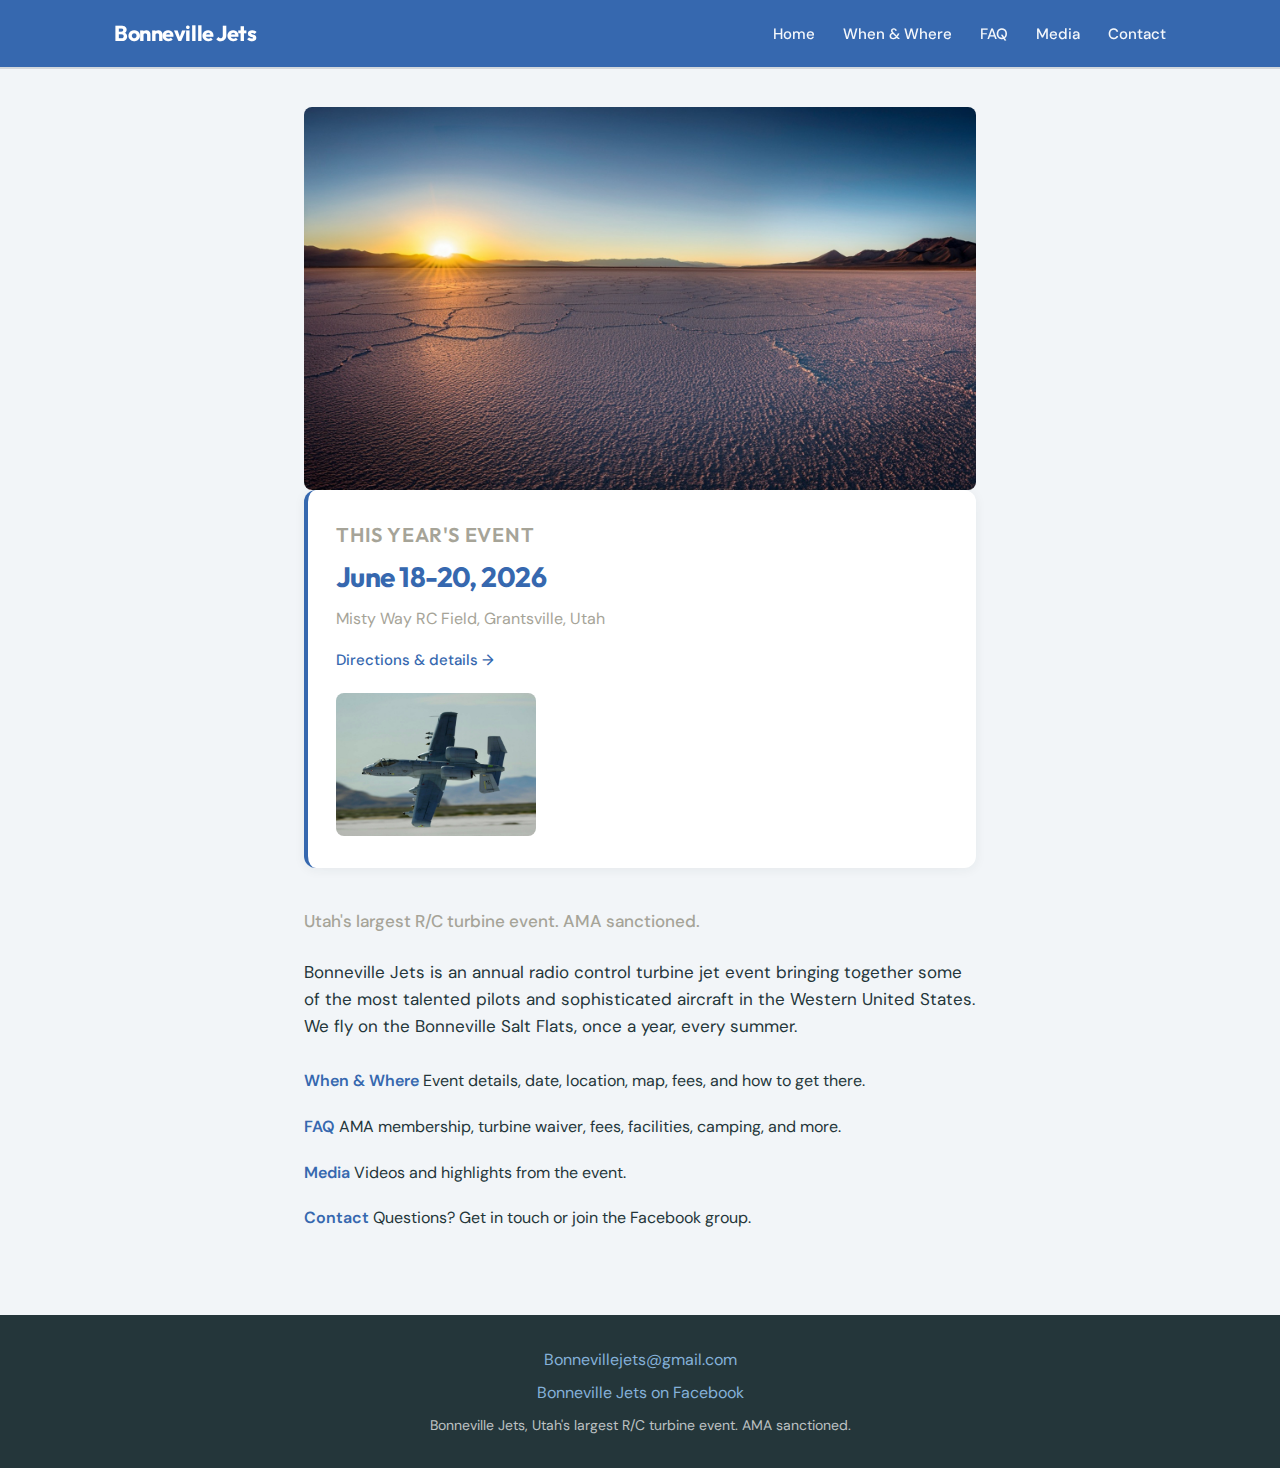
<file: docs/index.html>
<!DOCTYPE html>
<html lang="en">
<head>
  <meta charset="UTF-8">
  <meta name="viewport" content="width=device-width, initial-scale=1.0">
  <title>Home | Bonneville Jets</title>
  <meta name="description" content="Bonneville Jets, annual AMA RC turbine jet event on the Bonneville Salt Flats. June 18-20, 2026 at Misty Way R/C Field, Grantsville, UT.">
  <link rel="preconnect" href="https://fonts.googleapis.com">
  <link rel="preconnect" href="https://fonts.gstatic.com" crossorigin>
  <link href="https://fonts.googleapis.com/css2?family=DM+Sans:ital,opsz,wght@0,9..40,400;0,9..40,500;0,9..40,600;0,9..40,700&family=Outfit:wght@500;600;700&display=swap" rel="stylesheet">
  <link rel="stylesheet" href="assets/css/style.css">
</head>
<body class="page-home">
  <header class="site-header">
    <div class="header-inner">
      <a href="index.html" class="logo">Bonneville <span class="logo-jet">Jets</span></a>
      <nav class="nav" aria-label="Main">
        <ul>
          <li><a href="index.html">Home</a></li>
          <li><a href="when-and-where.html">When & Where</a></li>
          <li><a href="faq.html">FAQ</a></li>
          <li><a href="media.html">Media</a></li>
          <li><a href="contact.html">Contact</a></li>
        </ul>
      </nav>
      <button type="button" class="nav-toggle" aria-label="Open menu" aria-expanded="false"></button>
    </div>
  </header>
  <main class="main">
    <div class="content">
      <div class="hero-section">
  <div class="hero-wrap">
    <div class="hero-banner">
      <img src="assets/images/hero.jpg" alt="RC turbine jets at Bonneville Salt Flats" width="1600" height="1067" loading="eager">
    </div>
  </div>
  <div class="hero-event">
    <div class="hero-event-text">
      <h1>This Year's Event</h1>
      <p class="dates">June 18-20, 2026</p>
      <p class="location">Misty Way RC Field, Grantsville, Utah</p>
      <p><a href="when-and-where.html">Directions & details →</a></p>
    </div>
    <div class="hero-event-image">
      <img src="assets/images/photo-01.jpg" alt="Bonneville Jets event" width="200" height="150" loading="lazy">
    </div>
  </div>
</div>

<div class="main-content-box">
<p class="tagline">Utah's largest R/C turbine event. AMA sanctioned.</p>

<p class="lead">Bonneville Jets is an annual radio control turbine jet event bringing together some of the most talented pilots and sophisticated aircraft in the Western United States. We fly on the Bonneville Salt Flats, once a year, every summer.</p>

<p><strong><a href="when-and-where.html">When & Where</a></strong> Event details, date, location, map, fees, and how to get there.</p>
<p><strong><a href="faq.html">FAQ</a></strong> AMA membership, turbine waiver, fees, facilities, camping, and more.</p>
<p><strong><a href="media.html">Media</a></strong> Videos and highlights from the event.</p>
<p><strong><a href="contact.html">Contact</a></strong> Questions? Get in touch or join the Facebook group.</p>
</div>
    </div>
  </main>
  <footer class="site-footer">
    <div class="footer-inner">
      <p><a href="#" class="js-email">Email</a></p>
      <p><a href="https://www.facebook.com/groups/bonnevillejets" target="_blank" rel="noopener noreferrer">Bonneville Jets on Facebook</a></p>
      <p class="footer-credit">Bonneville Jets, Utah's largest R/C turbine event. AMA sanctioned.</p>
    </div>
  </footer>
  <script src="assets/js/main.js"></script>
</body>
</html>
</file>
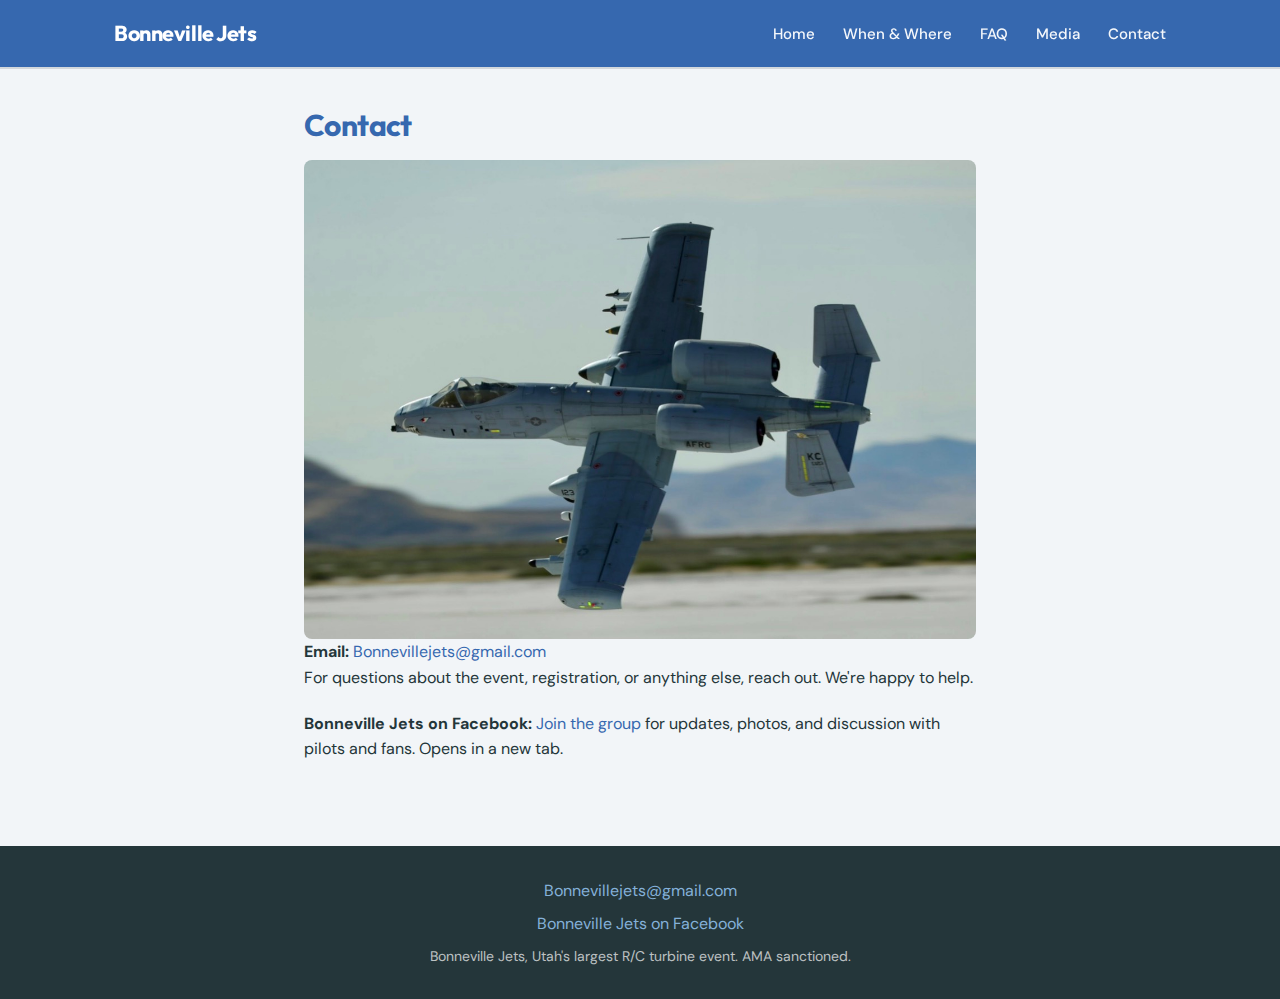
<file: docs/contact.html>
<!DOCTYPE html>
<html lang="en">
<head>
  <meta charset="UTF-8">
  <meta name="viewport" content="width=device-width, initial-scale=1.0">
  <title>Contact | Bonneville Jets</title>
  <meta name="description" content="Get in touch with Bonneville Jets, email and Facebook group.">
  <link rel="preconnect" href="https://fonts.googleapis.com">
  <link rel="preconnect" href="https://fonts.gstatic.com" crossorigin>
  <link href="https://fonts.googleapis.com/css2?family=DM+Sans:ital,opsz,wght@0,9..40,400;0,9..40,500;0,9..40,600;0,9..40,700&family=Outfit:wght@500;600;700&display=swap" rel="stylesheet">
  <link rel="stylesheet" href="assets/css/style.css">
</head>
<body class="">
  <header class="site-header">
    <div class="header-inner">
      <a href="index.html" class="logo">Bonneville <span class="logo-jet">Jets</span></a>
      <nav class="nav" aria-label="Main">
        <ul>
          <li><a href="index.html">Home</a></li>
          <li><a href="when-and-where.html">When & Where</a></li>
          <li><a href="faq.html">FAQ</a></li>
          <li><a href="media.html">Media</a></li>
          <li><a href="contact.html">Contact</a></li>
        </ul>
      </nav>
      <button type="button" class="nav-toggle" aria-label="Open menu" aria-expanded="false"></button>
    </div>
  </header>
  <main class="main">
    <div class="content">
      <h1>Contact</h1>
<div class="featured-images">
  <img src="assets/images/photo-01.jpg" alt="Bonneville Jets event" width="1200" height="800" loading="lazy">
</div>

<strong>Email:</strong> <a href="#" class="js-email">Email us</a>

<p>For questions about the event, registration, or anything else, reach out. We&#x27;re happy to help.</p>
<p><strong>Bonneville Jets on Facebook:</strong> <a href="https://www.facebook.com/groups/bonnevillejets">Join the group</a> for updates, photos, and discussion with pilots and fans. Opens in a new tab.</p>
    </div>
  </main>
  <footer class="site-footer">
    <div class="footer-inner">
      <p><a href="#" class="js-email">Email</a></p>
      <p><a href="https://www.facebook.com/groups/bonnevillejets" target="_blank" rel="noopener noreferrer">Bonneville Jets on Facebook</a></p>
      <p class="footer-credit">Bonneville Jets, Utah's largest R/C turbine event. AMA sanctioned.</p>
    </div>
  </footer>
  <script src="assets/js/main.js"></script>
</body>
</html>
</file>
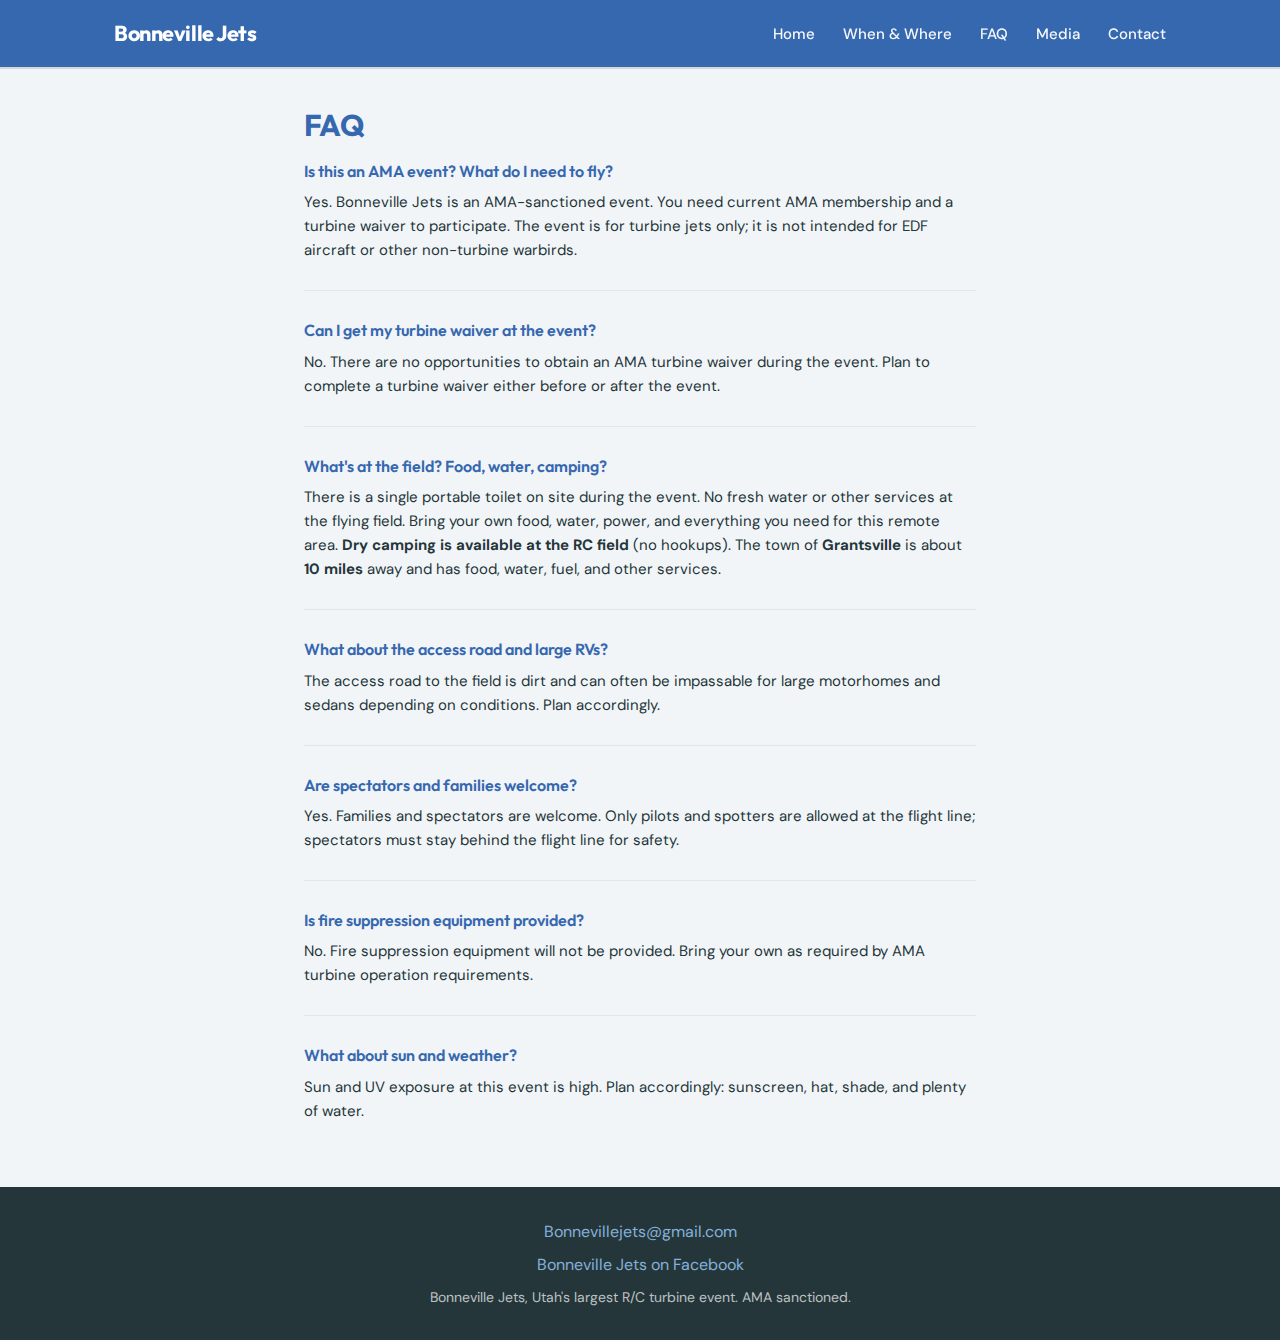
<file: docs/faq.html>
<!DOCTYPE html>
<html lang="en">
<head>
  <meta charset="UTF-8">
  <meta name="viewport" content="width=device-width, initial-scale=1.0">
  <title>FAQ | Bonneville Jets</title>
  <meta name="description" content="Frequently asked questions about Bonneville Jets, AMA, turbine waiver, fees, facilities, camping, and what to bring.">
  <link rel="preconnect" href="https://fonts.googleapis.com">
  <link rel="preconnect" href="https://fonts.gstatic.com" crossorigin>
  <link href="https://fonts.googleapis.com/css2?family=DM+Sans:ital,opsz,wght@0,9..40,400;0,9..40,500;0,9..40,600;0,9..40,700&family=Outfit:wght@500;600;700&display=swap" rel="stylesheet">
  <link rel="stylesheet" href="assets/css/style.css">
</head>
<body class="">
  <header class="site-header">
    <div class="header-inner">
      <a href="index.html" class="logo">Bonneville <span class="logo-jet">Jets</span></a>
      <nav class="nav" aria-label="Main">
        <ul>
          <li><a href="index.html">Home</a></li>
          <li><a href="when-and-where.html">When & Where</a></li>
          <li><a href="faq.html">FAQ</a></li>
          <li><a href="media.html">Media</a></li>
          <li><a href="contact.html">Contact</a></li>
        </ul>
      </nav>
      <button type="button" class="nav-toggle" aria-label="Open menu" aria-expanded="false"></button>
    </div>
  </header>
  <main class="main">
    <div class="content">
      <h1>FAQ</h1>
<dl class="faq-list">

<dt>Is this an AMA event? What do I need to fly?</dt>
<dd>Yes. Bonneville Jets is an AMA-sanctioned event. You need current AMA membership and a turbine waiver to participate. The event is for turbine jets only; it is not intended for EDF aircraft or other non-turbine warbirds.</dd>

<dt>Can I get my turbine waiver at the event?</dt>
<dd>No. There are no opportunities to obtain an AMA turbine waiver during the event. Plan to complete a turbine waiver either before or after the event.</dd>

<dt>What's at the field? Food, water, camping?</dt>
<dd>There is a single portable toilet on site during the event. No fresh water or other services at the flying field. Bring your own food, water, power, and everything you need for this remote area. <strong>Dry camping is available at the RC field</strong> (no hookups). The town of <strong>Grantsville</strong> is about <strong>10 miles</strong> away and has food, water, fuel, and other services.</dd>

<dt>What about the access road and large RVs?</dt>
<dd>The access road to the field is dirt and can often be impassable for large motorhomes and sedans depending on conditions. Plan accordingly.</dd>

<dt>Are spectators and families welcome?</dt>
<dd>Yes. Families and spectators are welcome. Only pilots and spotters are allowed at the flight line; spectators must stay behind the flight line for safety.</dd>

<dt>Is fire suppression equipment provided?</dt>
<dd>No. Fire suppression equipment will not be provided. Bring your own as required by AMA turbine operation requirements.</dd>

<dt>What about sun and weather?</dt>
<dd>Sun and UV exposure at this event is high. Plan accordingly: sunscreen, hat, shade, and plenty of water.</dd>

</dl>
    </div>
  </main>
  <footer class="site-footer">
    <div class="footer-inner">
      <p><a href="#" class="js-email">Email</a></p>
      <p><a href="https://www.facebook.com/groups/bonnevillejets" target="_blank" rel="noopener noreferrer">Bonneville Jets on Facebook</a></p>
      <p class="footer-credit">Bonneville Jets, Utah's largest R/C turbine event. AMA sanctioned.</p>
    </div>
  </footer>
  <script src="assets/js/main.js"></script>
</body>
</html>
</file>
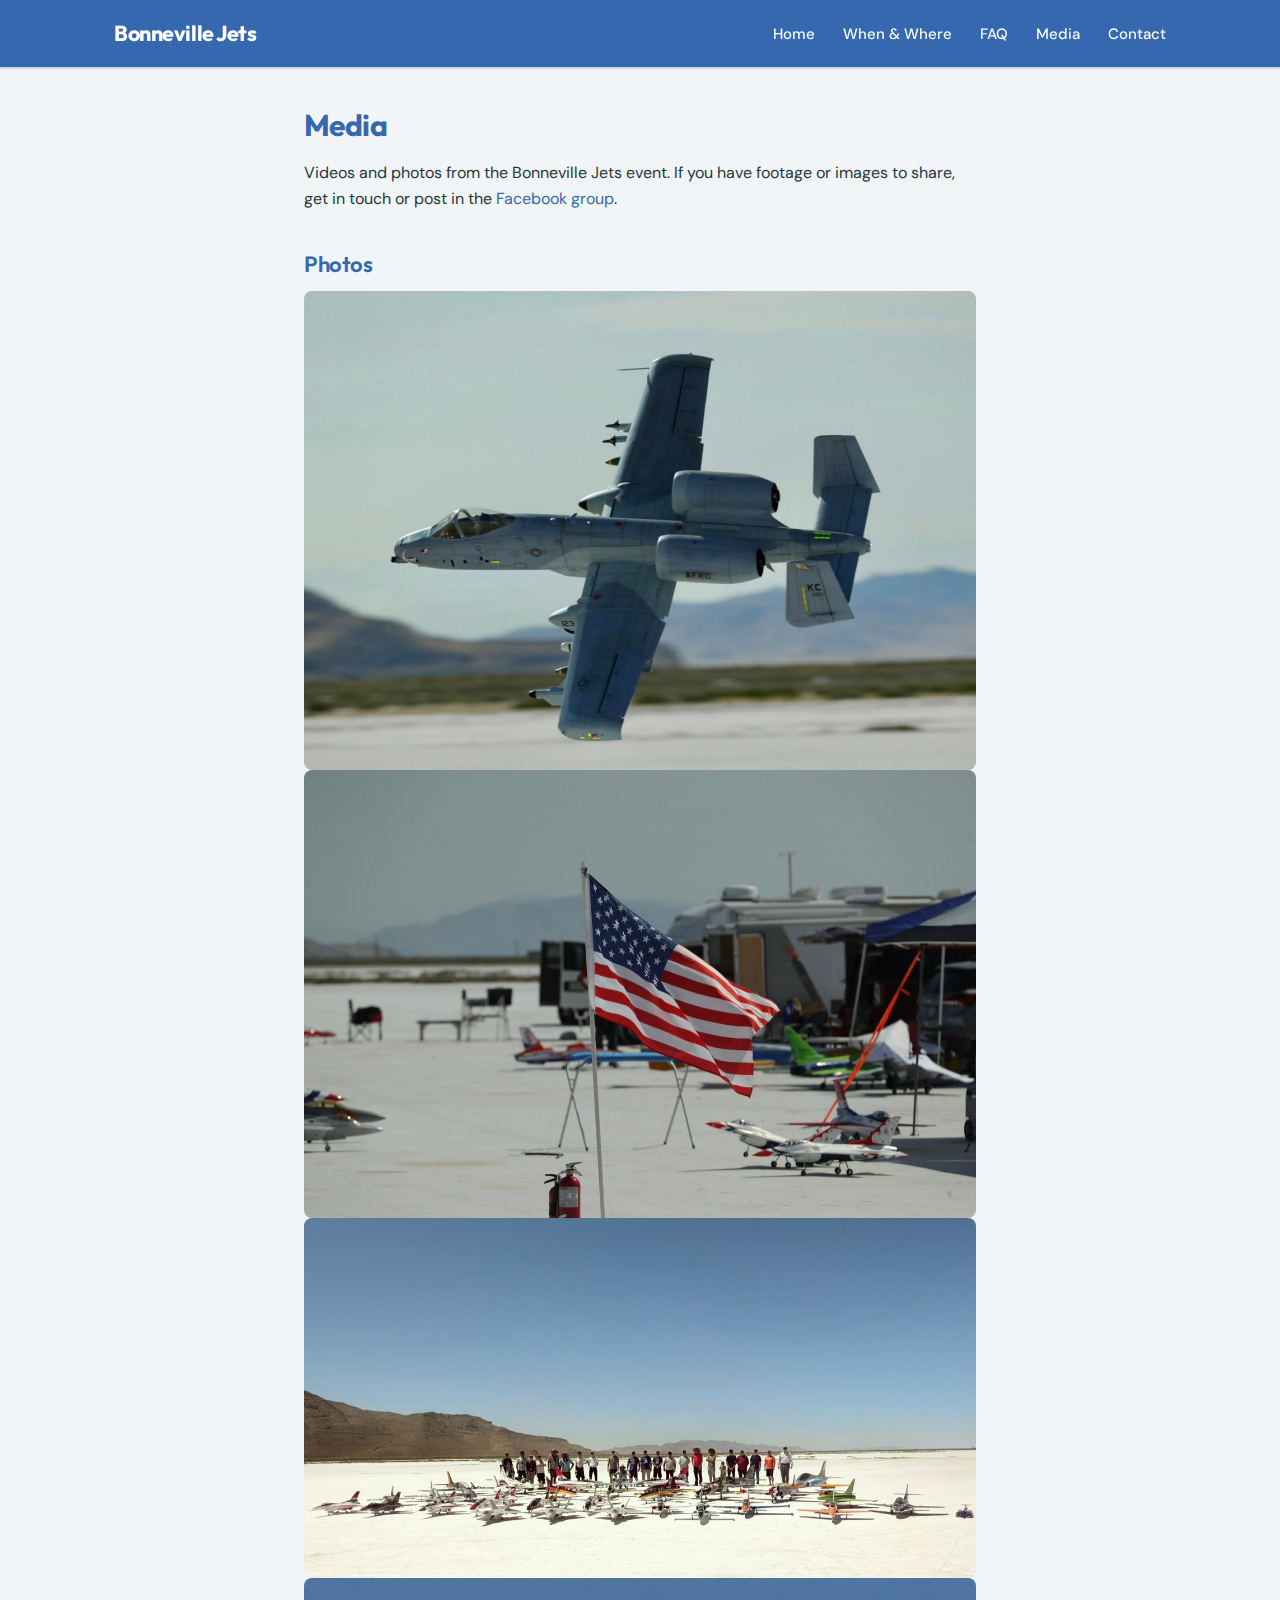
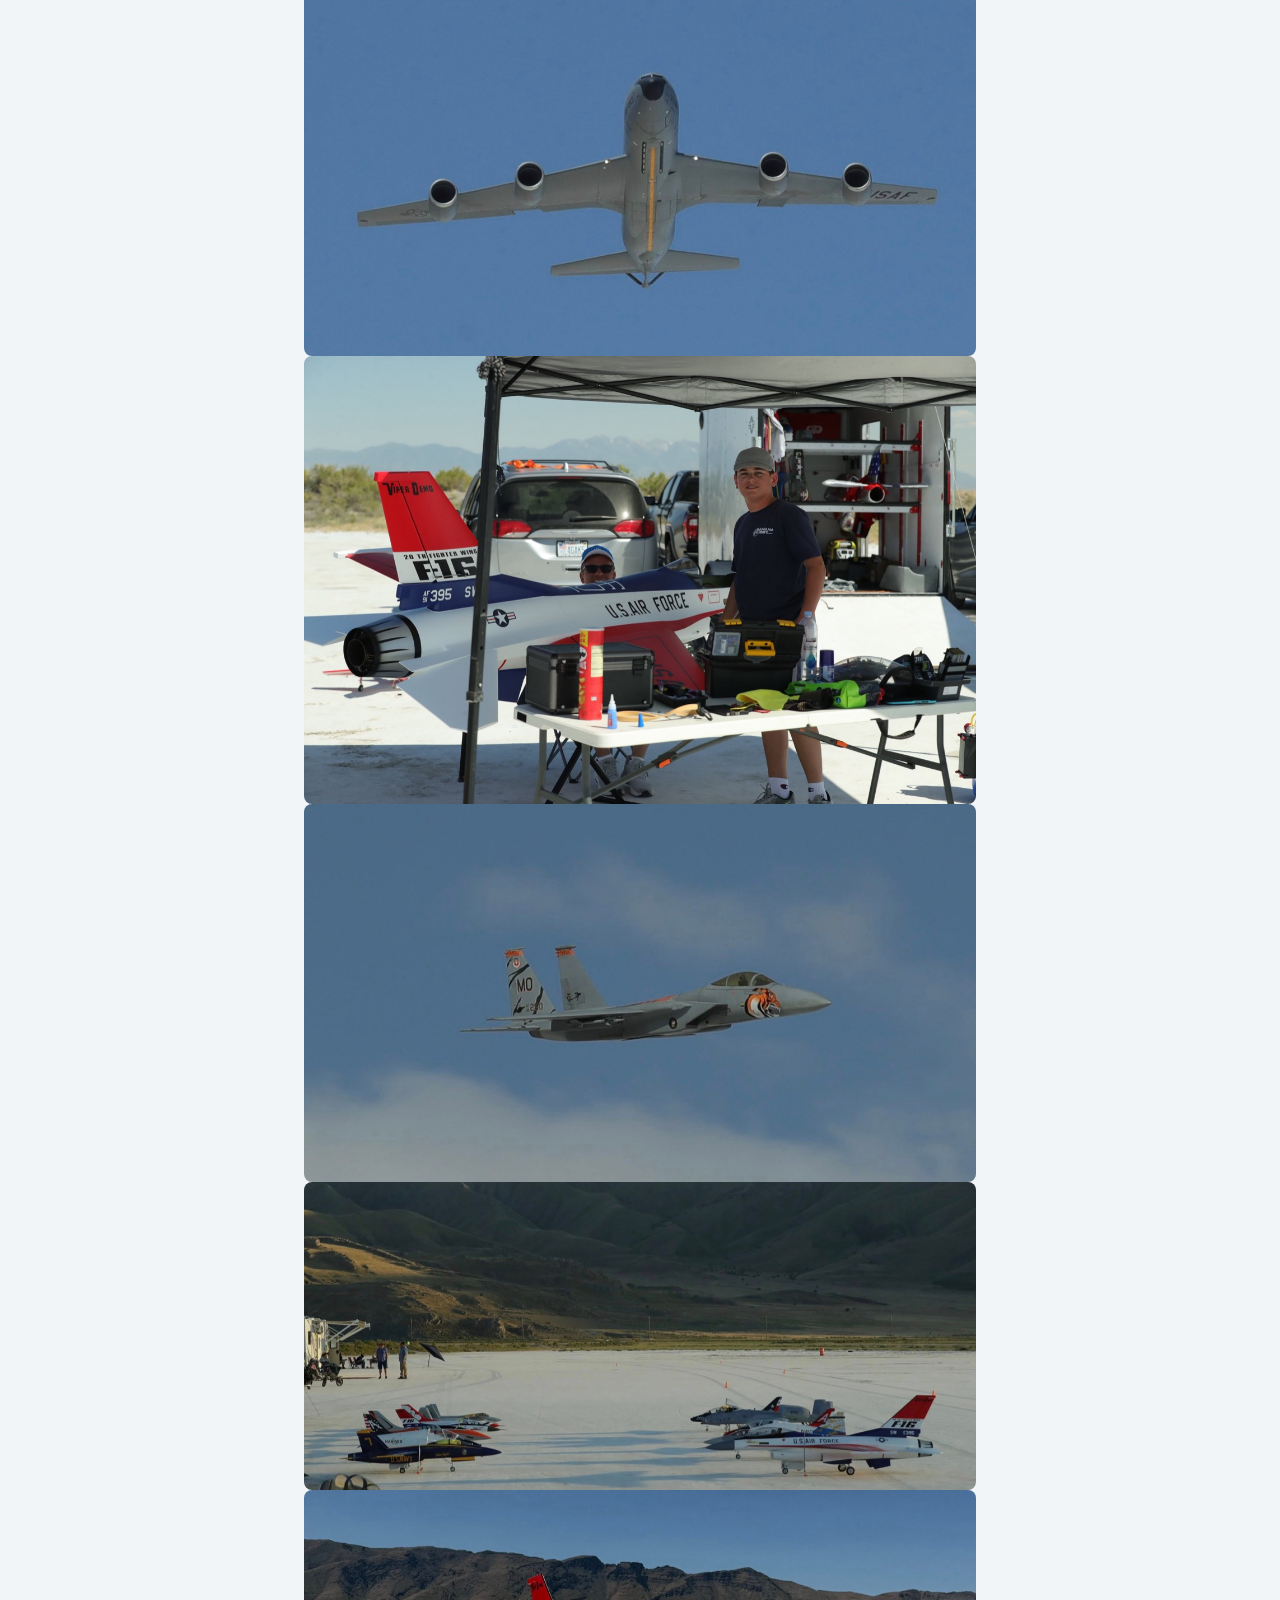
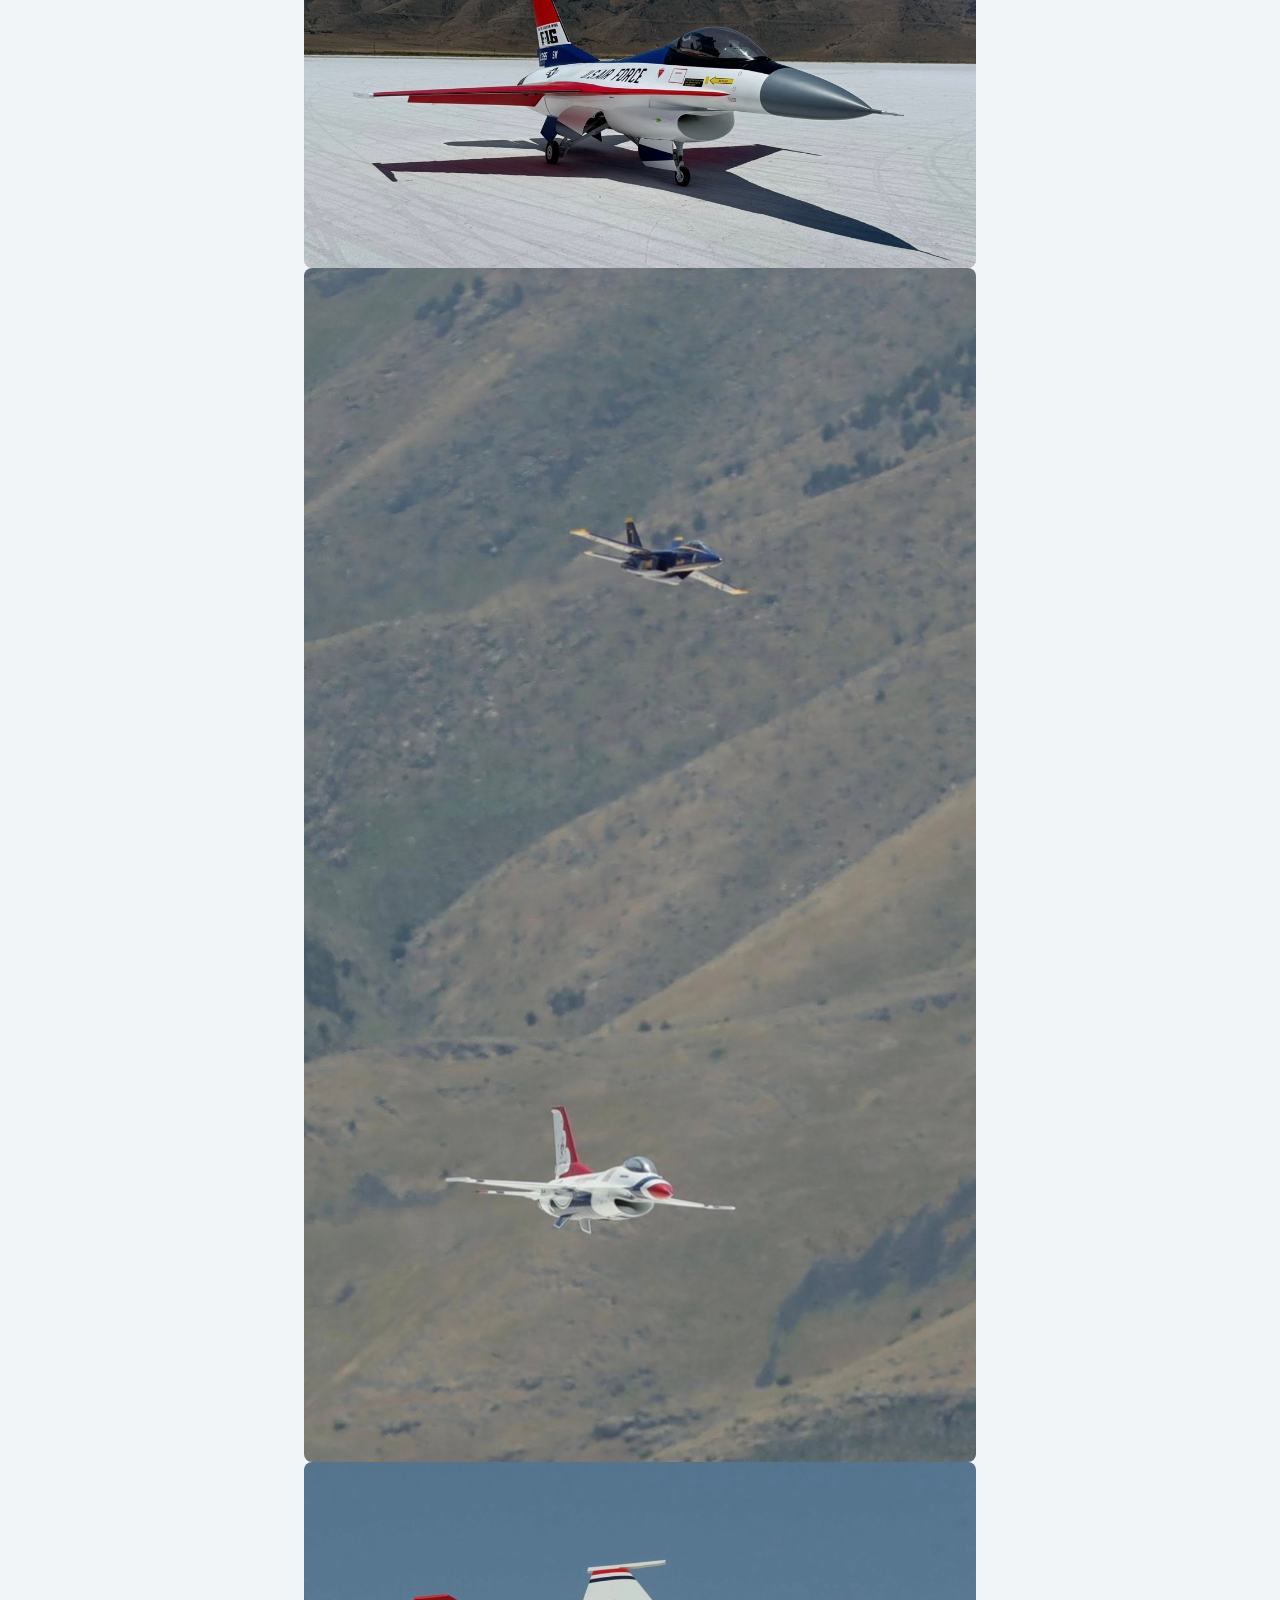
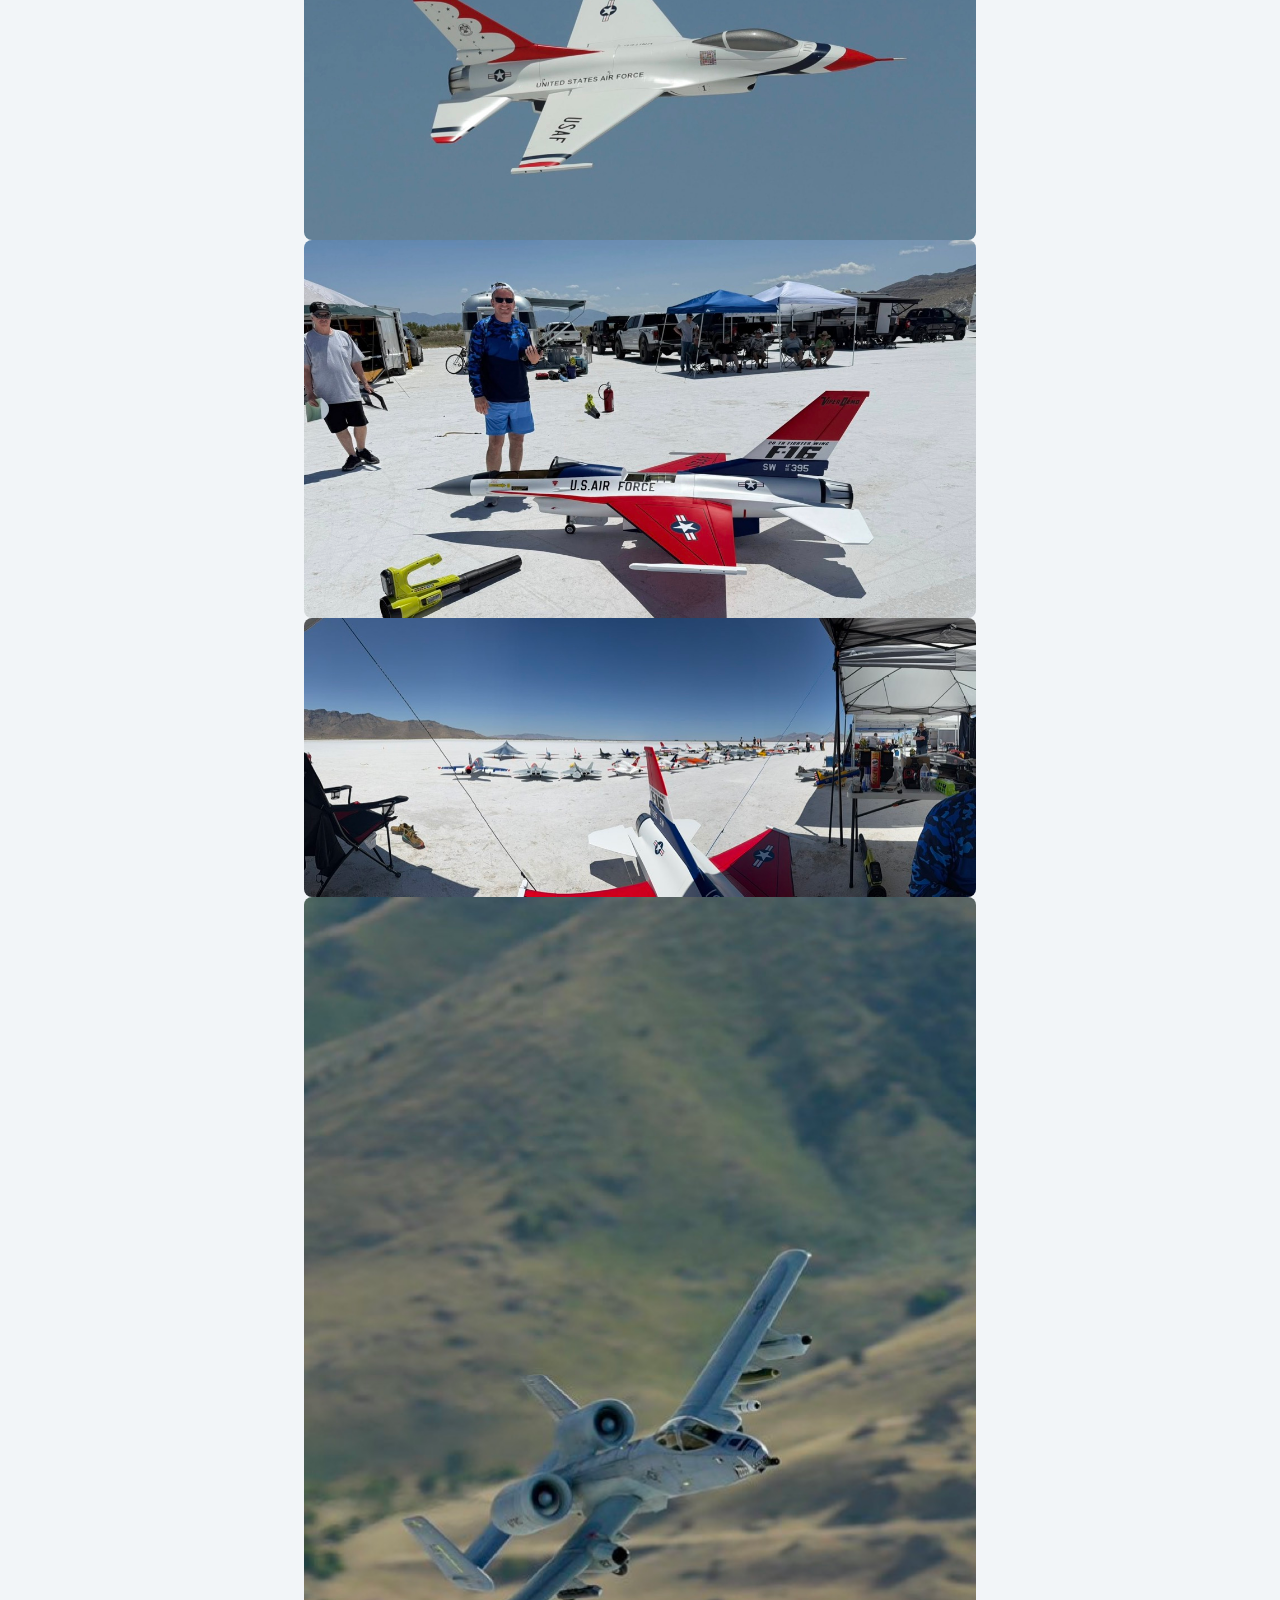
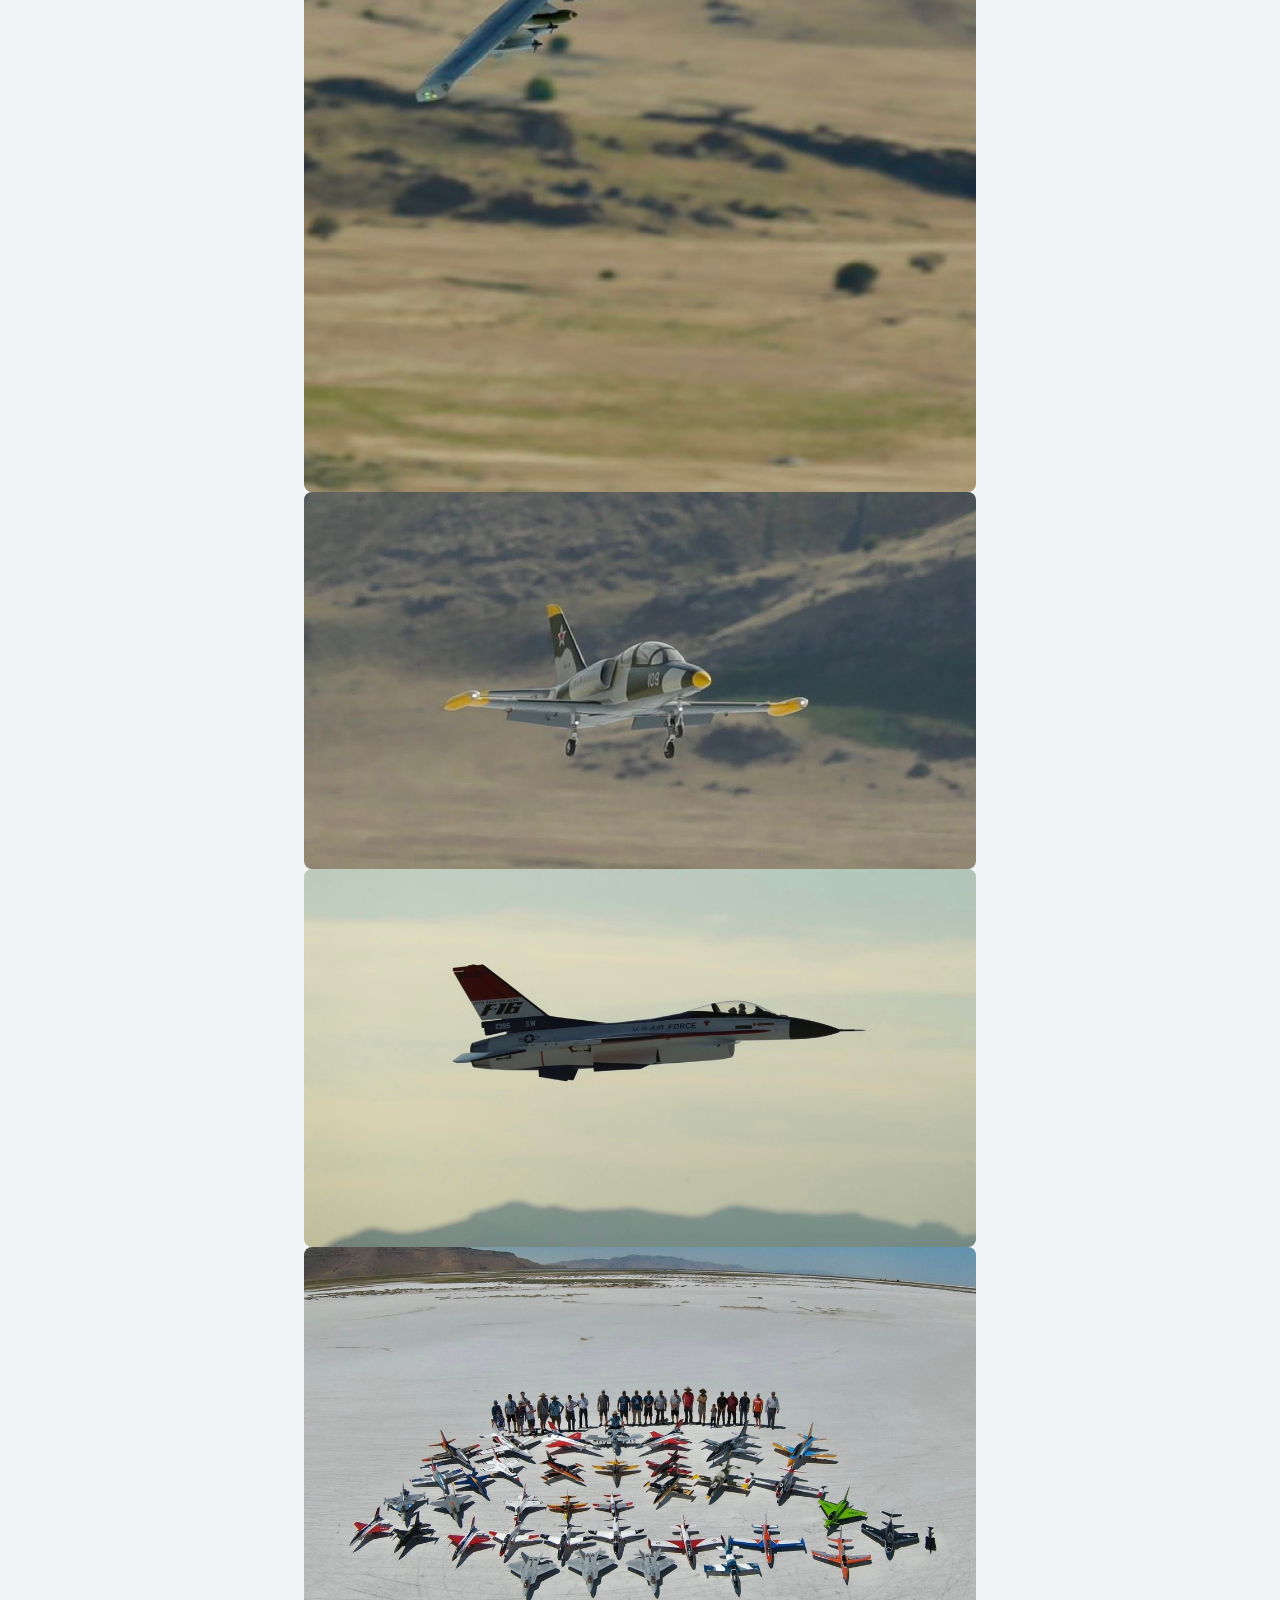
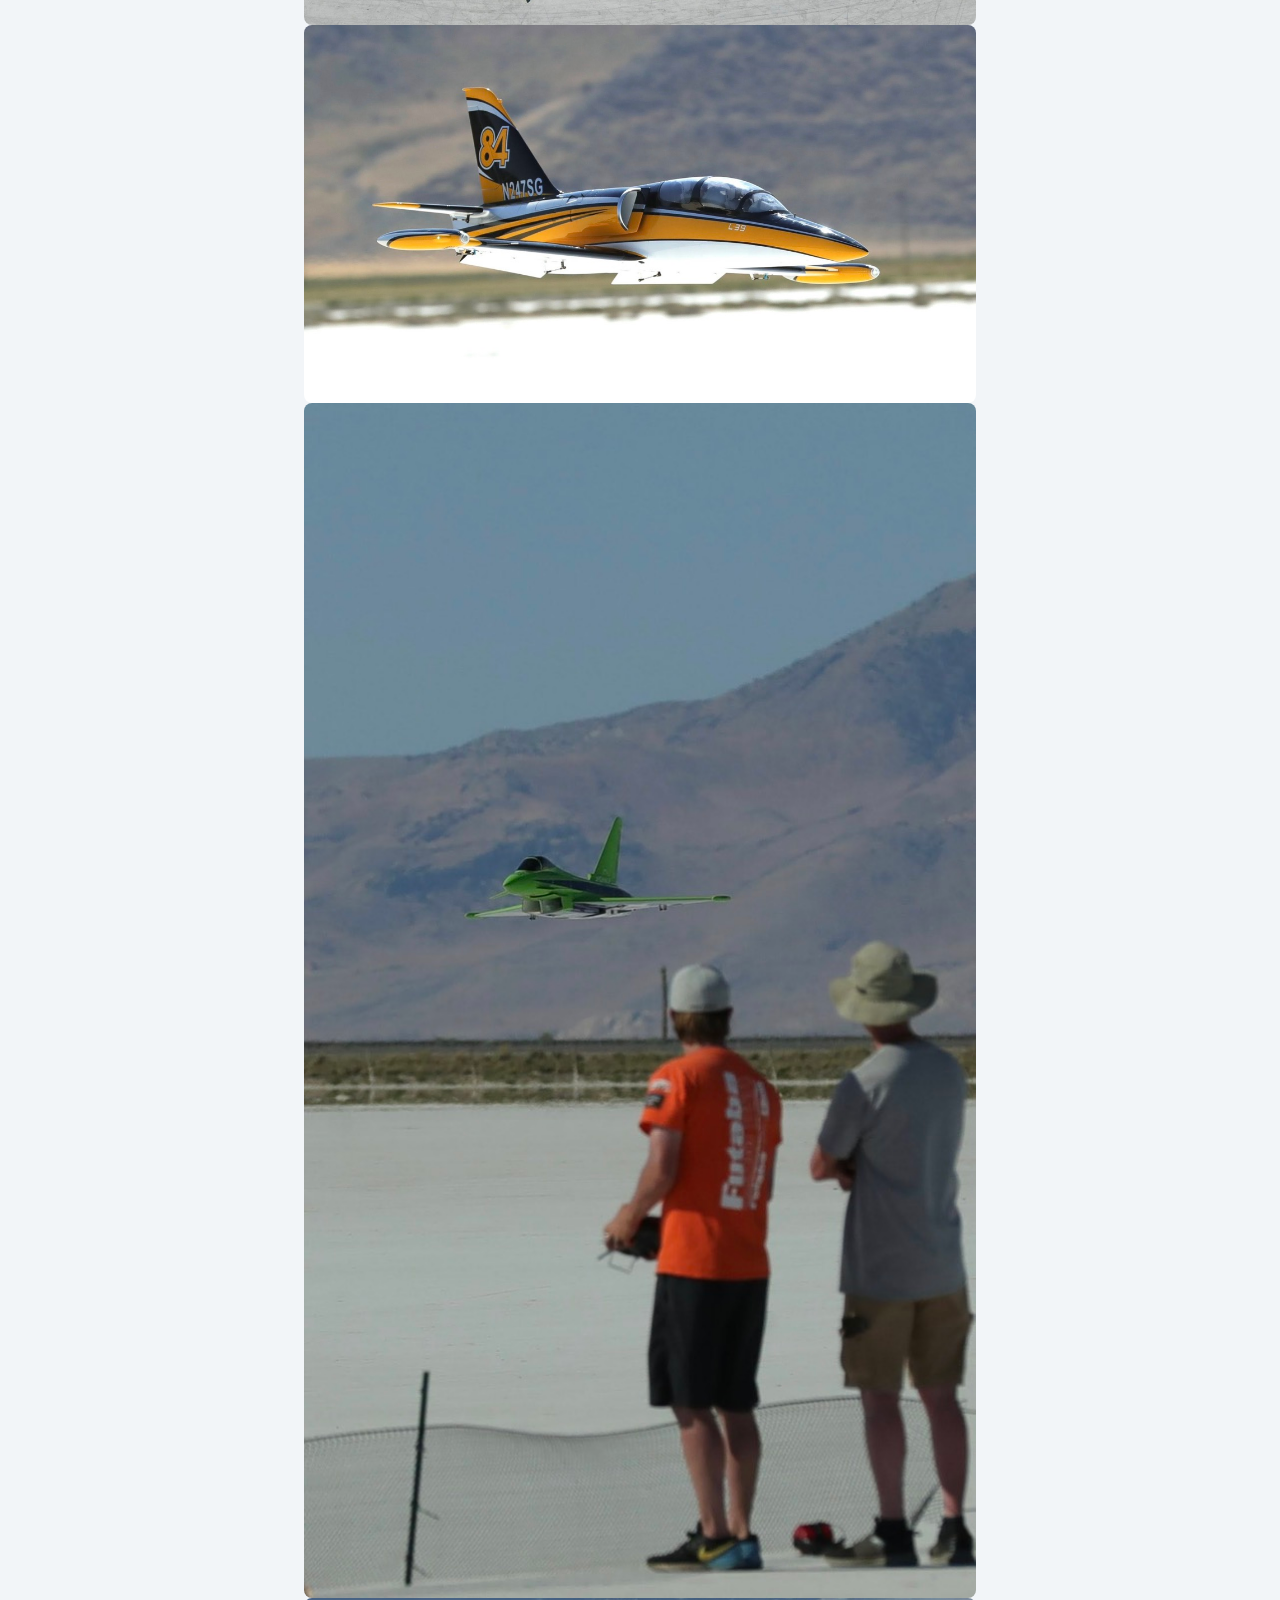
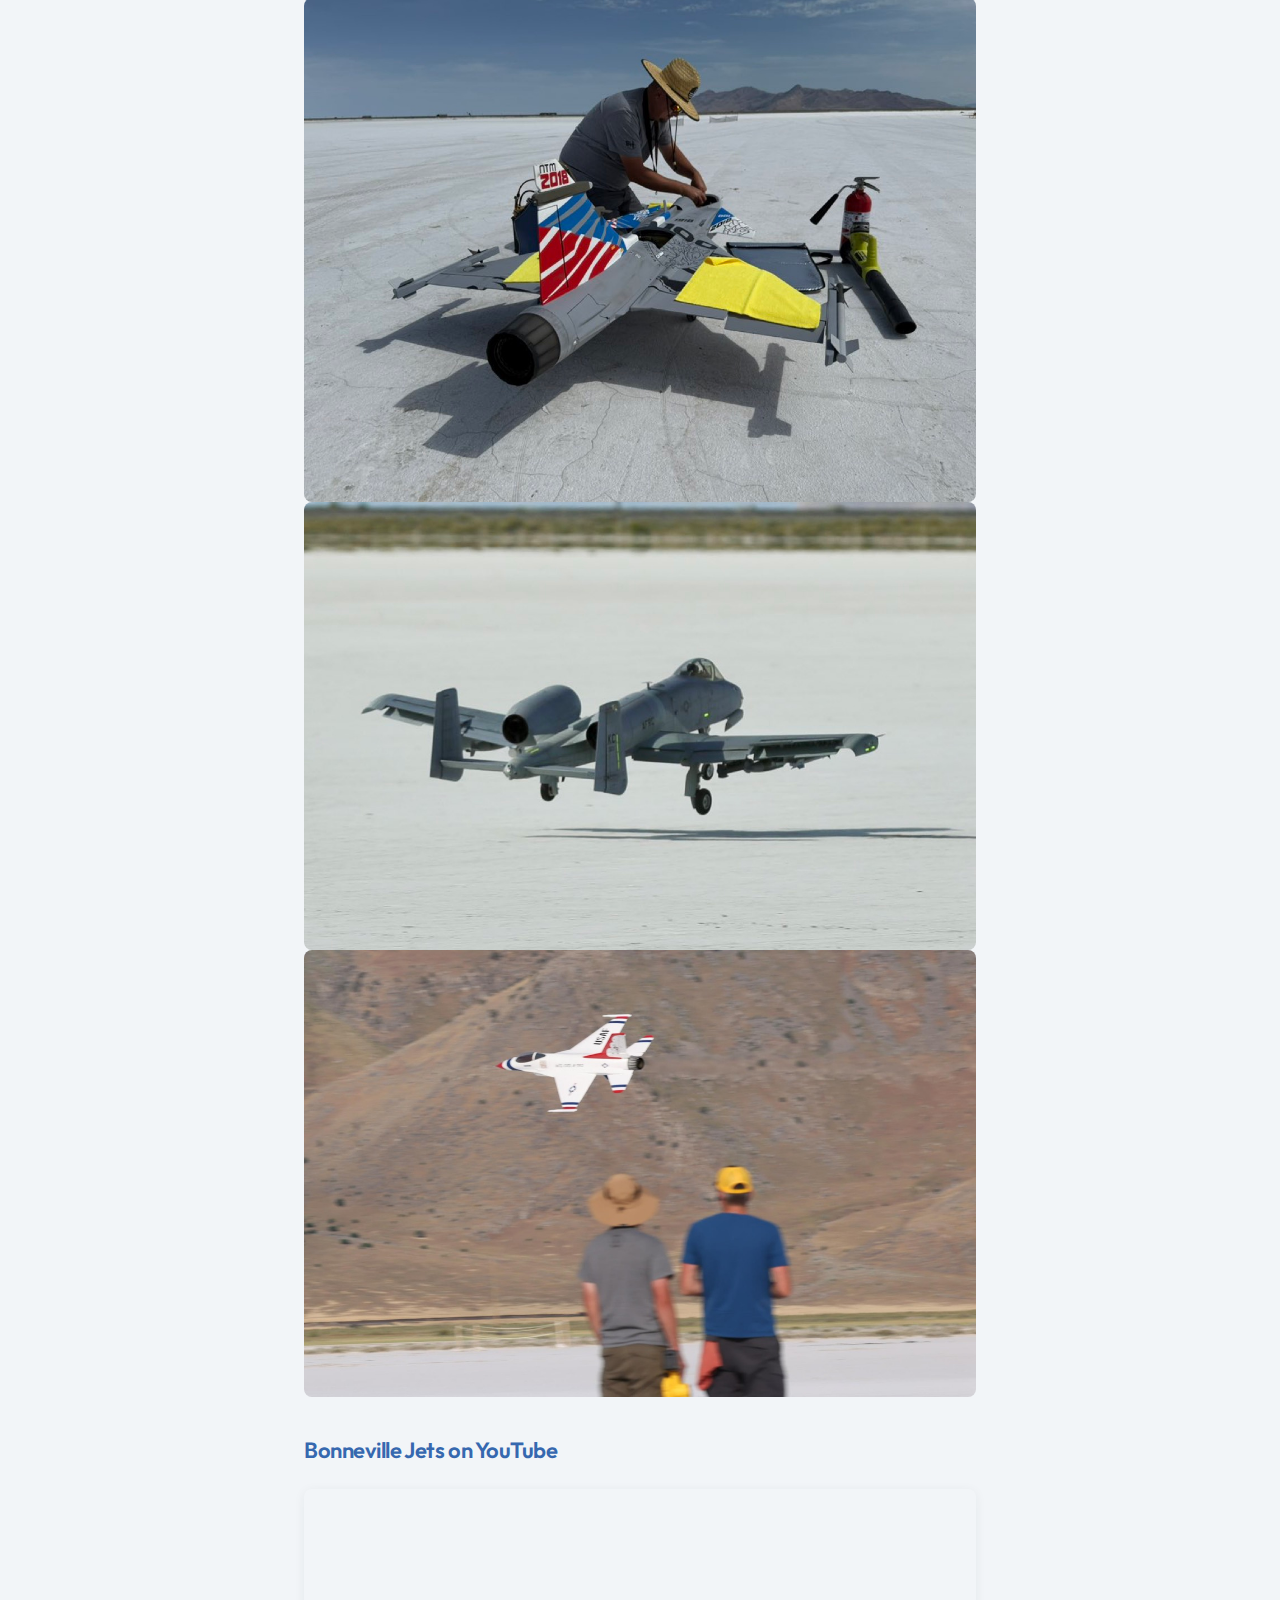
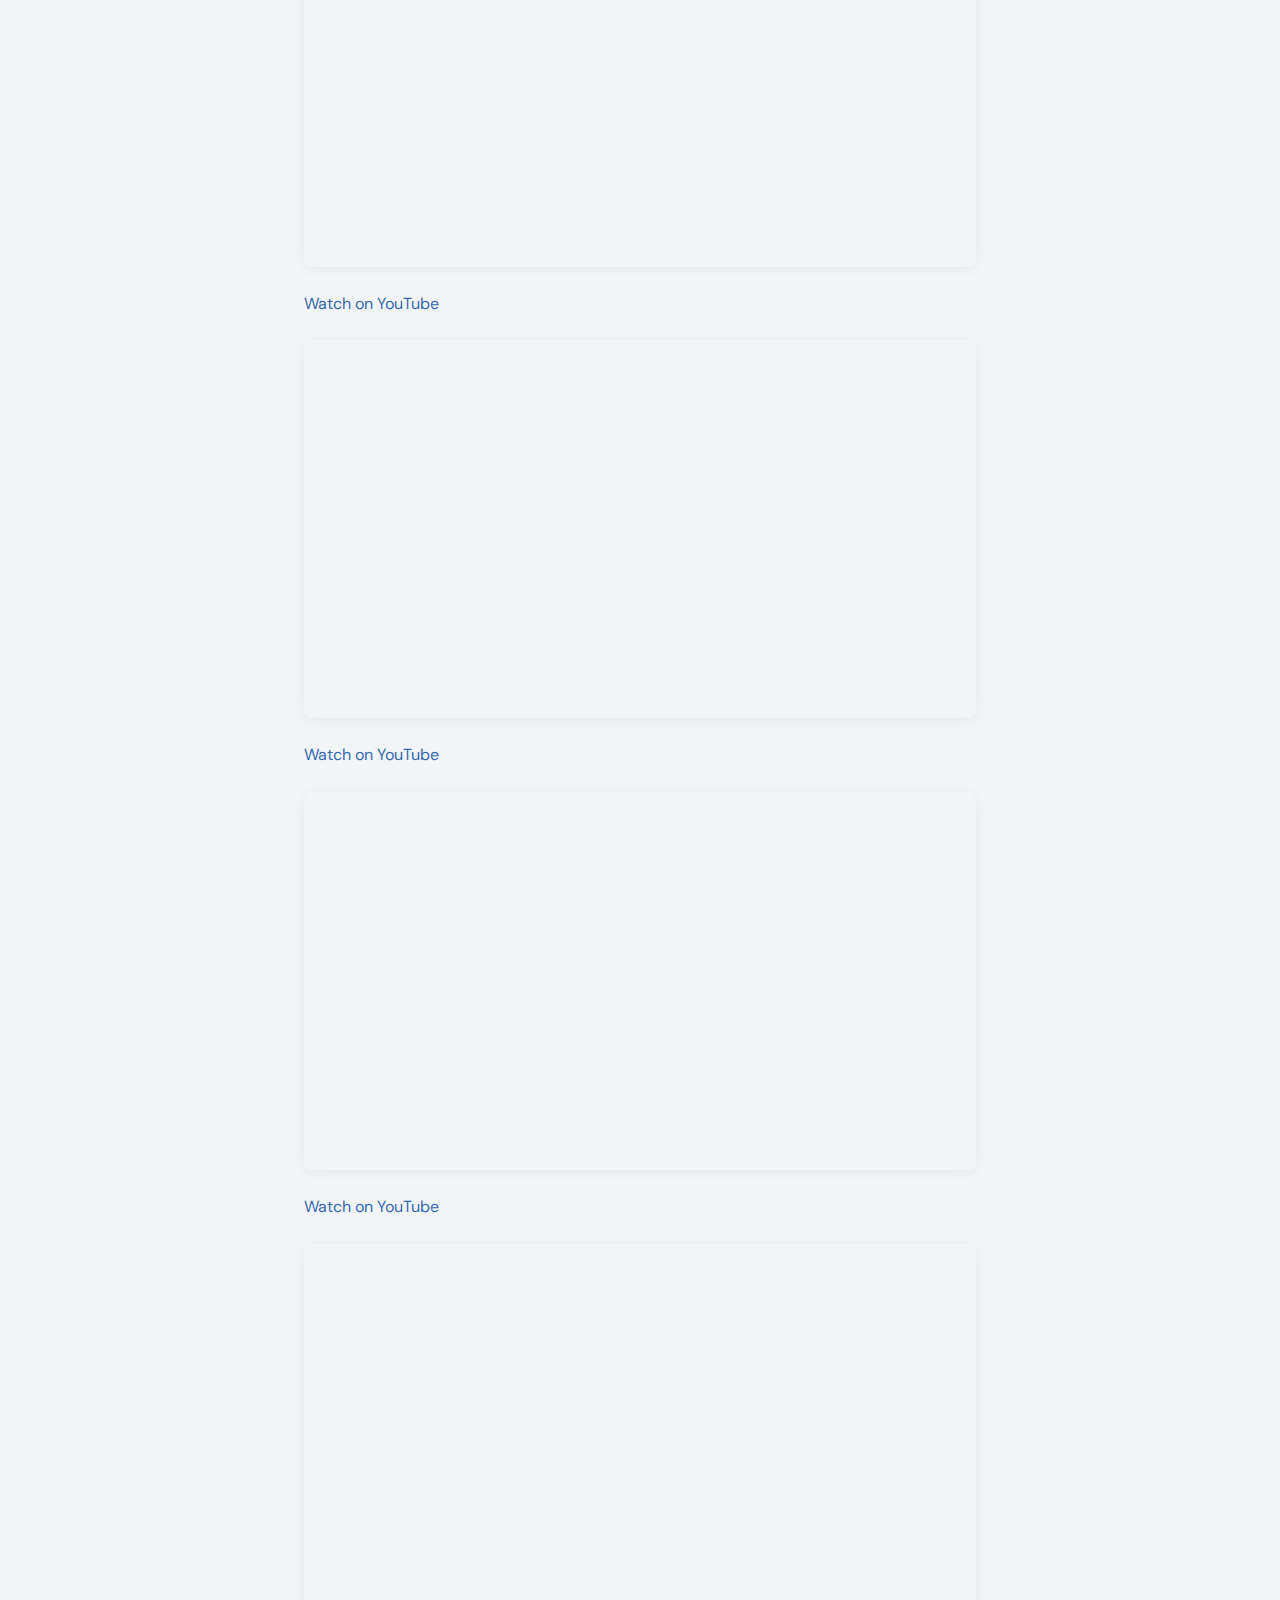
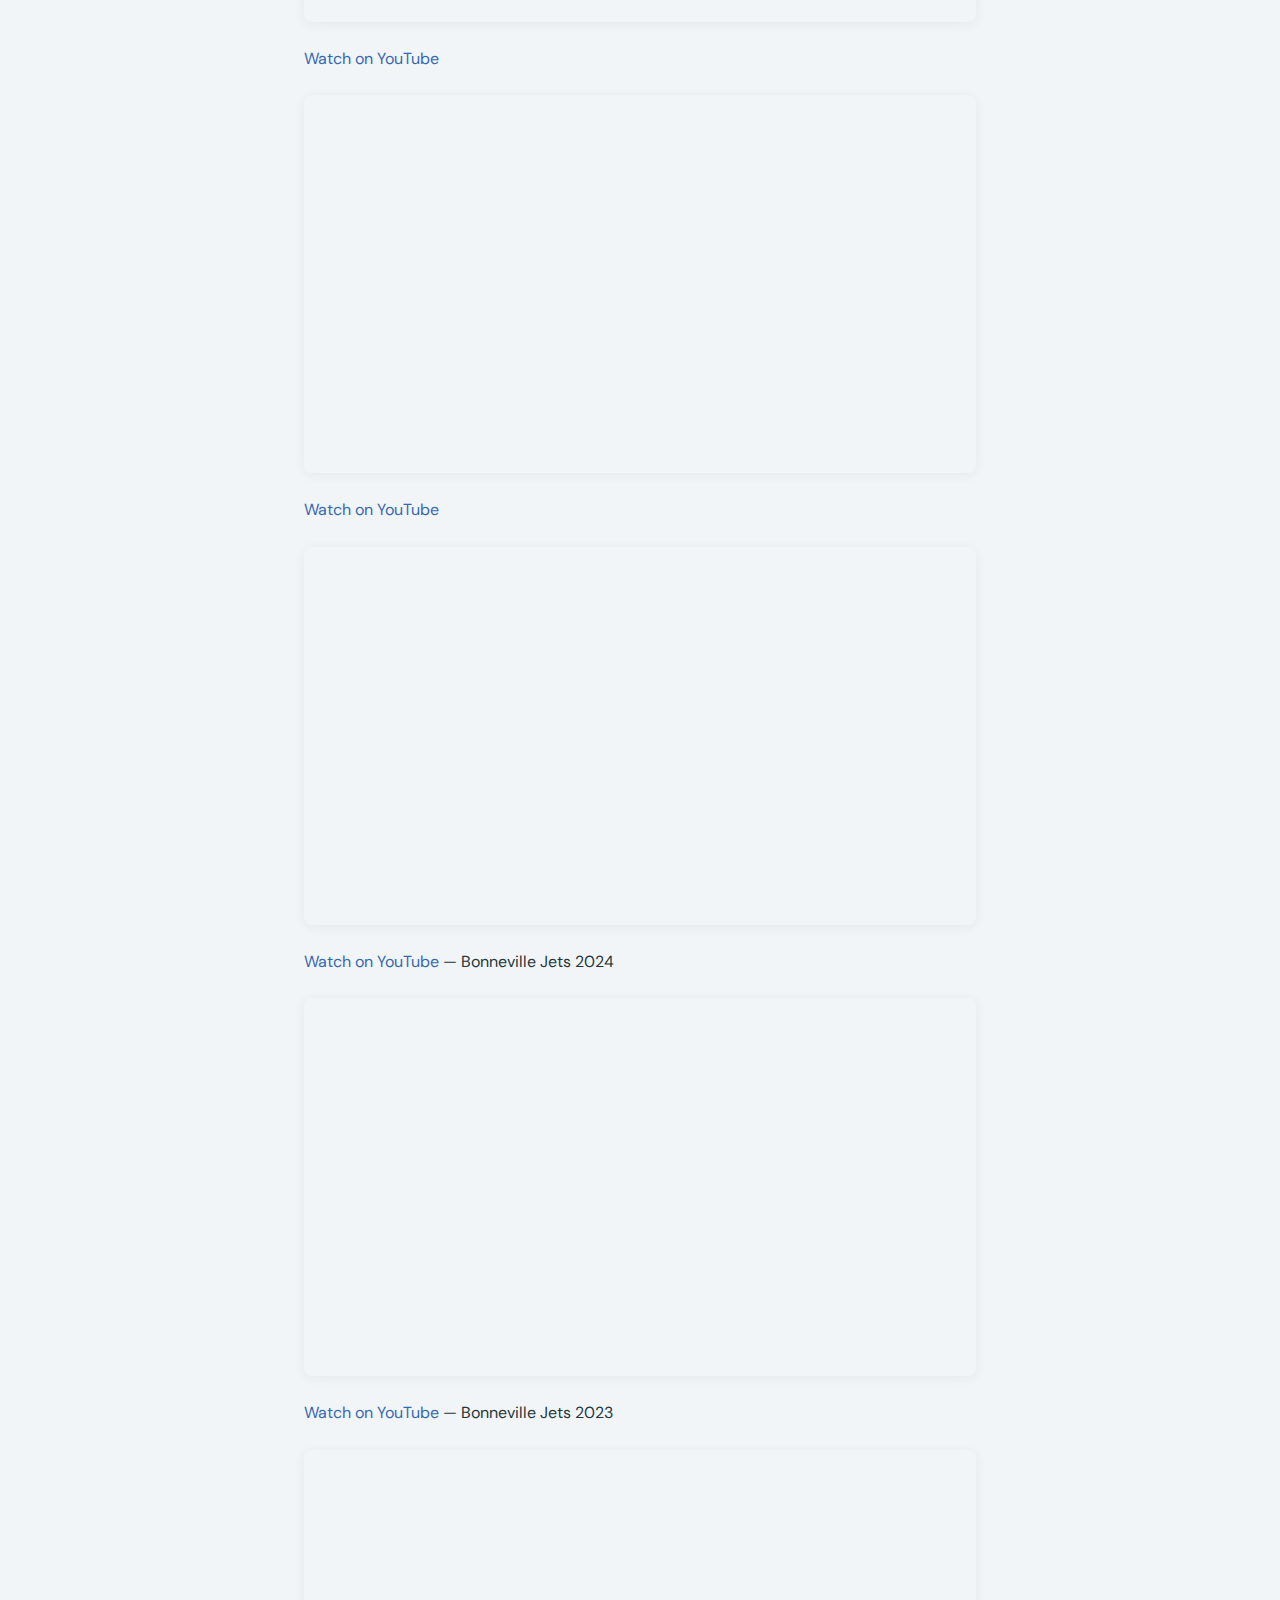
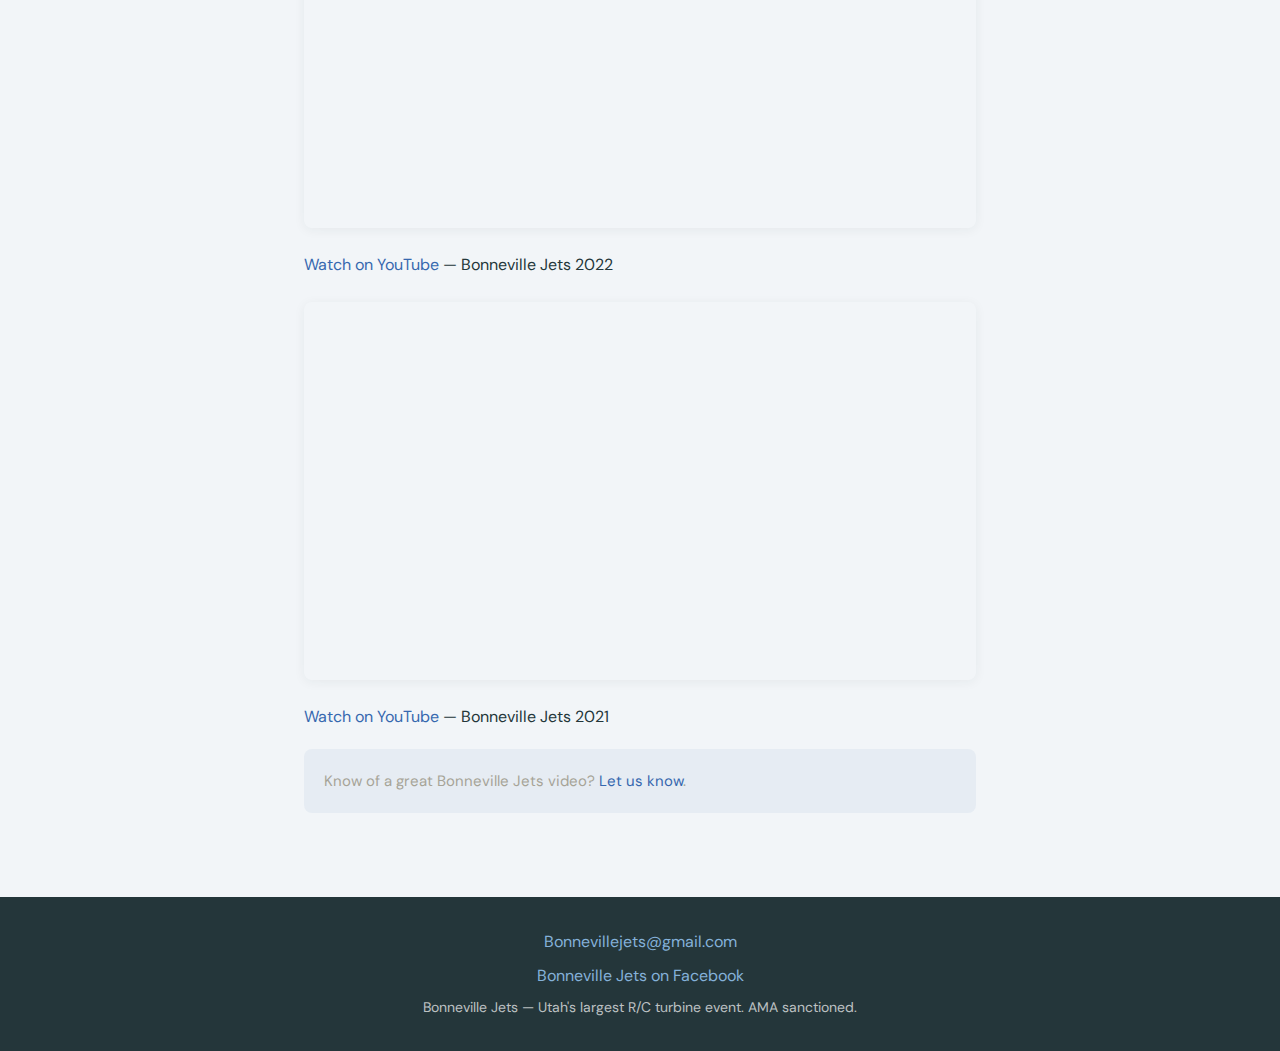
<file: docs/media.html>
<!DOCTYPE html>
<html lang="en">
<head>
  <meta charset="UTF-8">
  <meta name="viewport" content="width=device-width, initial-scale=1.0">
  <title>Media | Bonneville Jets</title>
  <meta name="description" content="Bonneville Jets photos and videos — event gallery, YouTube highlights, and more from the salt flats.">
  <link rel="preconnect" href="https://fonts.googleapis.com">
  <link rel="preconnect" href="https://fonts.gstatic.com" crossorigin>
  <link href="https://fonts.googleapis.com/css2?family=DM+Sans:ital,opsz,wght@0,9..40,400;0,9..40,500;0,9..40,600;0,9..40,700&family=Outfit:wght@500;600;700&display=swap" rel="stylesheet">
  <link rel="stylesheet" href="assets/css/style.css">
</head>
<body>
  <header class="site-header">
    <div class="header-inner">
      <a href="index.html" class="logo">Bonneville <span class="logo-jet">Jets</span></a>
      <nav class="nav" aria-label="Main">
        <ul>
          <li><a href="index.html">Home</a></li>
          <li><a href="when-and-where.html">When & Where</a></li>
          <li><a href="faq.html">FAQ</a></li>
          <li><a href="media.html">Media</a></li>
          <li><a href="contact.html">Contact</a></li>
        </ul>
      </nav>
      <button type="button" class="nav-toggle" aria-label="Open menu" aria-expanded="false"></button>
    </div>
  </header>
  <main class="main">
    <div class="content">
      <h1>Media</h1>
<p>Videos and photos from the Bonneville Jets event. If you have footage or images to share, get in touch or post in the <a href="https://www.facebook.com/groups/bonnevillejets">Facebook group</a>.</p>
<h2>Photos</h2>
<div class="photo-grid">
<a href="assets/images/photo-01.jpg" class="photo-grid-item"><img src="assets/images/photo-01.jpg" alt="Bonneville Jets" loading="lazy"></a>
<a href="assets/images/photo-02.jpg" class="photo-grid-item"><img src="assets/images/photo-02.jpg" alt="Bonneville Jets" loading="lazy"></a>
<a href="assets/images/photo-03.jpg" class="photo-grid-item"><img src="assets/images/photo-03.jpg" alt="Bonneville Jets" loading="lazy"></a>
<a href="assets/images/photo-04.jpg" class="photo-grid-item"><img src="assets/images/photo-04.jpg" alt="Bonneville Jets" loading="lazy"></a>
<a href="assets/images/photo-05.jpg" class="photo-grid-item"><img src="assets/images/photo-05.jpg" alt="Bonneville Jets" loading="lazy"></a>
<a href="assets/images/photo-06.jpg" class="photo-grid-item"><img src="assets/images/photo-06.jpg" alt="Bonneville Jets" loading="lazy"></a>
<a href="assets/images/photo-07.jpg" class="photo-grid-item"><img src="assets/images/photo-07.jpg" alt="Bonneville Jets" loading="lazy"></a>
<a href="assets/images/photo-08.jpg" class="photo-grid-item"><img src="assets/images/photo-08.jpg" alt="Bonneville Jets" loading="lazy"></a>
<a href="assets/images/photo-09.jpg" class="photo-grid-item"><img src="assets/images/photo-09.jpg" alt="Bonneville Jets" loading="lazy"></a>
<a href="assets/images/photo-10.jpg" class="photo-grid-item"><img src="assets/images/photo-10.jpg" alt="Bonneville Jets" loading="lazy"></a>
<a href="assets/images/photo-11.jpg" class="photo-grid-item"><img src="assets/images/photo-11.jpg" alt="Bonneville Jets" loading="lazy"></a>
<a href="assets/images/photo-12.jpg" class="photo-grid-item"><img src="assets/images/photo-12.jpg" alt="Bonneville Jets" loading="lazy"></a>
<a href="assets/images/photo-13.jpg" class="photo-grid-item"><img src="assets/images/photo-13.jpg" alt="Bonneville Jets" loading="lazy"></a>
<a href="assets/images/photo-14.jpg" class="photo-grid-item"><img src="assets/images/photo-14.jpg" alt="Bonneville Jets" loading="lazy"></a>
<a href="assets/images/photo-15.jpg" class="photo-grid-item"><img src="assets/images/photo-15.jpg" alt="Bonneville Jets" loading="lazy"></a>
<a href="assets/images/photo-16.jpg" class="photo-grid-item"><img src="assets/images/photo-16.jpg" alt="Bonneville Jets" loading="lazy"></a>
<a href="assets/images/photo-17.jpg" class="photo-grid-item"><img src="assets/images/photo-17.jpg" alt="Bonneville Jets" loading="lazy"></a>
<a href="assets/images/photo-18.jpg" class="photo-grid-item"><img src="assets/images/photo-18.jpg" alt="Bonneville Jets" loading="lazy"></a>
<a href="assets/images/photo-19.jpg" class="photo-grid-item"><img src="assets/images/photo-19.jpg" alt="Bonneville Jets" loading="lazy"></a>
<a href="assets/images/photo-20.jpg" class="photo-grid-item"><img src="assets/images/photo-20.jpg" alt="Bonneville Jets" loading="lazy"></a>
<a href="assets/images/photo-21.jpg" class="photo-grid-item"><img src="assets/images/photo-21.jpg" alt="Bonneville Jets" loading="lazy"></a>
</div>

<h2>Bonneville Jets on YouTube</h2>
<!-- Add videos here. To embed: use the YouTube share/embed link and paste the video ID into an iframe or link, e.g. https://www.youtube.com/watch?v=VIDEO_ID -->
<div class="media-video">
<iframe src="https://www.youtube.com/embed/Rm_BIArS52k" title="Bonneville Jets on YouTube" allowfullscreen></iframe>
</div>
<p><a href="https://www.youtube.com/watch?v=Rm_BIArS52k" target="_blank" rel="noopener noreferrer">Watch on YouTube</a></p>

<!-- 2024 / recent (no year in title) -->
<div class="media-video">
<iframe src="https://www.youtube.com/embed/hafkpcuT4a0" title="Bonneville Jets on YouTube" allowfullscreen></iframe>
</div>
<p><a href="https://www.youtube.com/watch?v=hafkpcuT4a0" target="_blank" rel="noopener noreferrer">Watch on YouTube</a></p>

<div class="media-video">
<iframe src="https://www.youtube.com/embed/2FkTOJFUZSY" title="Bonneville Jets on YouTube" allowfullscreen></iframe>
</div>
<p><a href="https://www.youtube.com/watch?v=2FkTOJFUZSY" target="_blank" rel="noopener noreferrer">Watch on YouTube</a></p>

<div class="media-video">
<iframe src="https://www.youtube.com/embed/JvUmKydLK24" title="Bonneville Jets on YouTube" allowfullscreen></iframe>
</div>
<p><a href="https://www.youtube.com/watch?v=JvUmKydLK24" target="_blank" rel="noopener noreferrer">Watch on YouTube</a></p>

<div class="media-video">
<iframe src="https://www.youtube.com/embed/kA9laWLQtI4" title="Bonneville Jets on YouTube" allowfullscreen></iframe>
</div>
<p><a href="https://www.youtube.com/watch?v=kA9laWLQtI4" target="_blank" rel="noopener noreferrer">Watch on YouTube</a></p>

<!-- 2024 -->
<div class="media-video">
<iframe src="https://www.youtube.com/embed/vkhdcJ7EKkY" title="Bonneville Jets 2024 on YouTube" allowfullscreen></iframe>
</div>
<p><a href="https://www.youtube.com/watch?v=vkhdcJ7EKkY" target="_blank" rel="noopener noreferrer">Watch on YouTube</a> — Bonneville Jets 2024</p>

<!-- 2023 -->
<div class="media-video">
<iframe src="https://www.youtube.com/embed/MSrqDaZrxOs" title="Bonneville Jets 2023 on YouTube" allowfullscreen></iframe>
</div>
<p><a href="https://www.youtube.com/watch?v=MSrqDaZrxOs" target="_blank" rel="noopener noreferrer">Watch on YouTube</a> — Bonneville Jets 2023</p>

<!-- 2022 -->
<div class="media-video">
<iframe src="https://www.youtube.com/embed/HUJr52qkagY" title="Bonneville Jets 2022 on YouTube" allowfullscreen></iframe>
</div>
<p><a href="https://www.youtube.com/watch?v=HUJr52qkagY" target="_blank" rel="noopener noreferrer">Watch on YouTube</a> — Bonneville Jets 2022</p>

<!-- 2021 -->
<div class="media-video">
<iframe src="https://www.youtube.com/embed/UH6PeVSGc40" title="Bonneville Jets 2021 on YouTube" allowfullscreen></iframe>
</div>
<p><a href="https://www.youtube.com/watch?v=UH6PeVSGc40" target="_blank" rel="noopener noreferrer">Watch on YouTube</a> — Bonneville Jets 2021</p>

<p class="media-placeholder">Know of a great Bonneville Jets video? <a href="contact.html">Let us know</a>.</p>
    </div>
  </main>
  <footer class="site-footer">
    <div class="footer-inner">
      <p><a href="#" class="js-email">Email</a></p>
      <p><a href="https://www.facebook.com/groups/bonnevillejets" target="_blank" rel="noopener noreferrer">Bonneville Jets on Facebook</a></p>
      <p class="footer-credit">Bonneville Jets — Utah's largest R/C turbine event. AMA sanctioned.</p>
    </div>
  </footer>
  <script src="assets/js/main.js"></script>
</body>
</html>
</file>
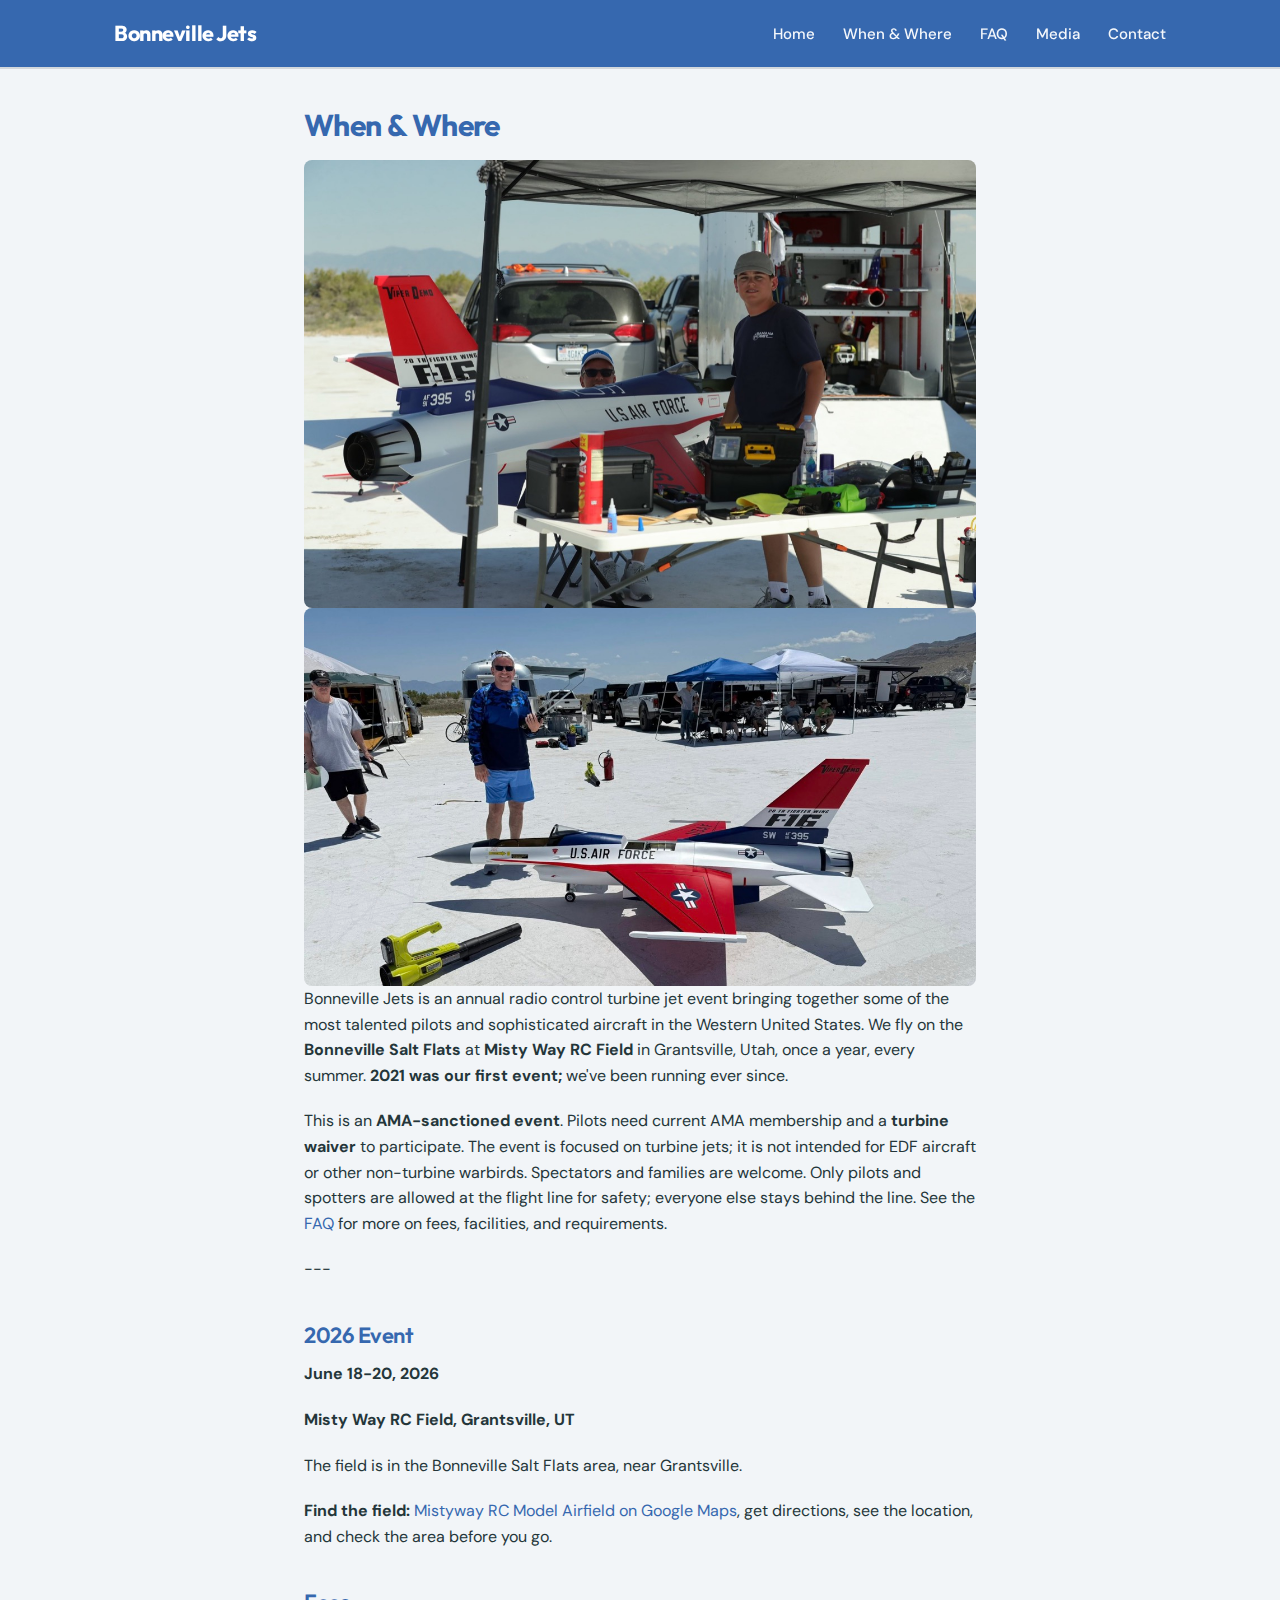
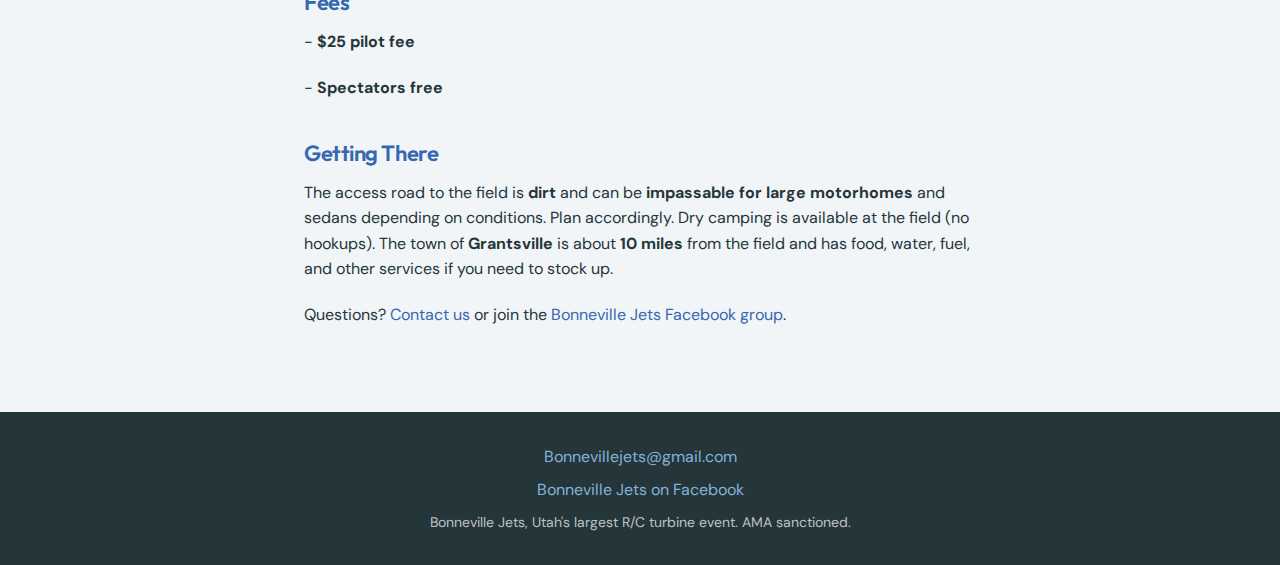
<file: docs/when-and-where.html>
<!DOCTYPE html>
<html lang="en">
<head>
  <meta charset="UTF-8">
  <meta name="viewport" content="width=device-width, initial-scale=1.0">
  <title>When & Where | Bonneville Jets</title>
  <meta name="description" content="Bonneville Jets 2026, June 18-20 at Misty Way RC Field, Grantsville, UT. What the event is, directions, fees, and practical details.">
  <link rel="preconnect" href="https://fonts.googleapis.com">
  <link rel="preconnect" href="https://fonts.gstatic.com" crossorigin>
  <link href="https://fonts.googleapis.com/css2?family=DM+Sans:ital,opsz,wght@0,9..40,400;0,9..40,500;0,9..40,600;0,9..40,700&family=Outfit:wght@500;600;700&display=swap" rel="stylesheet">
  <link rel="stylesheet" href="assets/css/style.css">
</head>
<body class="">
  <header class="site-header">
    <div class="header-inner">
      <a href="index.html" class="logo">Bonneville <span class="logo-jet">Jets</span></a>
      <nav class="nav" aria-label="Main">
        <ul>
          <li><a href="index.html">Home</a></li>
          <li><a href="when-and-where.html">When & Where</a></li>
          <li><a href="faq.html">FAQ</a></li>
          <li><a href="media.html">Media</a></li>
          <li><a href="contact.html">Contact</a></li>
        </ul>
      </nav>
      <button type="button" class="nav-toggle" aria-label="Open menu" aria-expanded="false"></button>
    </div>
  </header>
  <main class="main">
    <div class="content">
      <h1>When &amp; Where</h1>
<div class="featured-images featured-images--two">
  <img src="assets/images/photo-05.jpg" alt="Bonneville Jets at Misty Way" width="1200" height="800" loading="lazy">
  <img src="assets/images/photo-11.jpg" alt="RC turbine jets at the field" width="1200" height="800" loading="lazy">
</div>

<p>Bonneville Jets is an annual radio control turbine jet event bringing together some of the most talented pilots and sophisticated aircraft in the Western United States. We fly on the <strong>Bonneville Salt Flats</strong> at <strong>Misty Way RC Field</strong> in Grantsville, Utah, once a year, every summer. <strong>2021 was our first event;</strong> we&#x27;ve been running ever since.</p>
<p>This is an <strong>AMA-sanctioned event</strong>. Pilots need current AMA membership and a <strong>turbine waiver</strong> to participate. The event is focused on turbine jets; it is not intended for EDF aircraft or other non-turbine warbirds. Spectators and families are welcome. Only pilots and spotters are allowed at the flight line for safety; everyone else stays behind the line. See the <a href="faq.html">FAQ</a> for more on fees, facilities, and requirements.</p>
<p>---</p>
<h2>2026 Event</h2>
<p><strong>June 18-20, 2026</strong>  </p>
<p><strong>Misty Way RC Field, Grantsville, UT</strong></p>
<p>The field is in the Bonneville Salt Flats area, near Grantsville.</p>
<p><strong>Find the field:</strong> <a href="https://www.google.com/maps/place/Mistyway+RC+Model+Airfield/@40.7159188,-112.5730998,17z">Mistyway RC Model Airfield on Google Maps</a>, get directions, see the location, and check the area before you go.</p>
<h2>Fees</h2>
<p>- <strong>$25 pilot fee</strong></p>
<p>- <strong>Spectators free</strong></p>
<h2>Getting There</h2>
<p>The access road to the field is <strong>dirt</strong> and can be <strong>impassable for large motorhomes</strong> and sedans depending on conditions. Plan accordingly. Dry camping is available at the field (no hookups). The town of <strong>Grantsville</strong> is about <strong>10 miles</strong> from the field and has food, water, fuel, and other services if you need to stock up.</p>
<p>Questions? <a href="contact.html">Contact us</a> or join the <a href="https://www.facebook.com/groups/bonnevillejets">Bonneville Jets Facebook group</a>.</p>
    </div>
  </main>
  <footer class="site-footer">
    <div class="footer-inner">
      <p><a href="#" class="js-email">Email</a></p>
      <p><a href="https://www.facebook.com/groups/bonnevillejets" target="_blank" rel="noopener noreferrer">Bonneville Jets on Facebook</a></p>
      <p class="footer-credit">Bonneville Jets, Utah's largest R/C turbine event. AMA sanctioned.</p>
    </div>
  </footer>
  <script src="assets/js/main.js"></script>
</body>
</html>
</file>
<file: docs/assets/css/style.css>
/* Bonneville Jets — New palette: charcoal, blues, warm gray */
:root {
  --dark: #24363A;
  --blue: #3668AF;
  --blue-mid: #4E7FBF;
  --blue-light: #84B1D9;
  --gray: #A6A498;
  --text: #24363A;
  --text-muted: var(--gray);
  --surface: #fff;
  --bg: #f2f5f8;
  --radius: 12px;
  --radius-sm: 8px;
  --shadow: 0 2px 12px rgba(36, 54, 58, 0.06);
  --shadow-hover: 0 8px 24px rgba(36, 54, 58, 0.08);
}

*, *::before, *::after { box-sizing: border-box; }

html {
  font-size: 100%;
  -webkit-text-size-adjust: 100%;
  scroll-behavior: smooth;
}

body {
  margin: 0;
  font-family: 'DM Sans', system-ui, sans-serif;
  font-weight: 400;
  line-height: 1.6;
  color: var(--text);
  background: var(--bg);
  min-height: 100vh;
  display: flex;
  flex-direction: column;
}

/* Header — medium blue prominent */
.site-header {
  background: var(--blue);
  color: var(--surface);
  position: sticky;
  top: 0;
  z-index: 100;
  box-shadow: 0 2px 0 rgba(36, 54, 58, 0.15);
}

.header-inner {
  max-width: 1100px;
  margin: 0 auto;
  padding: 1rem 1.5rem;
  display: flex;
  align-items: center;
  justify-content: space-between;
  gap: 1.5rem;
}

.logo {
  font-family: 'Outfit', sans-serif;
  font-weight: 700;
  font-size: 1.35rem;
  letter-spacing: -0.02em;
  text-decoration: none;
  color: var(--surface);
}

.logo-jet {
  color: var(--surface);
}

.nav ul {
  list-style: none;
  margin: 0;
  padding: 0;
  display: flex;
  flex-wrap: wrap;
  gap: 0 1.75rem;
}

.nav a {
  color: rgba(255, 255, 255, 0.95);
  text-decoration: none;
  font-weight: 500;
  font-size: 0.9375rem;
  padding: 0.35rem 0;
  transition: color 0.2s ease;
}

.nav a:hover {
  color: #fff;
}

.nav a:focus {
  color: #fff;
  outline: none;
}

.nav-toggle {
  display: none;
  width: 2.25rem;
  height: 2.25rem;
  padding: 0;
  border: 0;
  background: transparent url("data:image/svg+xml,%3Csvg xmlns='http://www.w3.org/2000/svg' fill='%23fff' viewBox='0 0 24 24'%3E%3Cpath d='M3 6h18v2H3V6zm0 5h18v2H3v-2zm0 5h18v2H3v-2z'/%3E%3C/svg%3E") center/1.25rem no-repeat;
  cursor: pointer;
  border-radius: var(--radius-sm);
}

@media (max-width: 768px) {
  .nav {
    position: absolute;
    top: 100%;
    left: 0;
    right: 0;
    background: var(--blue);
    padding: 1rem 1.5rem;
    display: none;
    box-shadow: var(--shadow);
  }
  .nav.is-open { display: block; }
  .nav ul { flex-direction: column; gap: 0.25rem; }
  .nav a { padding: 0.6rem 0; }
  .nav-toggle { display: block; }
}

/* Main content */
.main {
  flex: 1;
  max-width: 720px;
  margin: 0 auto;
  padding: 2.5rem 1.5rem 4rem;
  width: 100%;
}

.main :first-child { margin-top: 0; }

h1, h2, h3 {
  font-family: 'Outfit', sans-serif;
  font-weight: 600;
  line-height: 1.25;
  color: var(--blue);
  letter-spacing: -0.02em;
}

h1 { font-size: 1.875rem; margin: 0 0 1rem; font-weight: 700; }
h2 { font-size: 1.375rem; margin: 2.5rem 0 0.75rem; font-weight: 600; }
h2:first-child { margin-top: 0; }
h3 { font-size: 1.125rem; margin: 1.5rem 0 0.5rem; }

p { margin: 0 0 1.25rem; }

a {
  color: var(--blue);
  text-decoration: none;
  transition: color 0.2s ease;
}

a:hover {
  color: var(--blue-mid);
}

a:focus {
  outline: none;
  color: var(--blue-mid);
}

/* Hero — soft card */
.hero-event {
  background: var(--surface);
  color: var(--text);
  padding: 2rem 1.75rem;
  margin-bottom: 2.5rem;
  border-radius: var(--radius);
  box-shadow: var(--shadow);
  border-left: 4px solid var(--blue);
}

.hero-event h1 {
  margin: 0 0 0.5rem;
  font-size: 1.25rem;
  font-weight: 600;
  text-transform: uppercase;
  letter-spacing: 0.04em;
  color: var(--text-muted);
}

.hero-event .dates {
  font-family: 'Outfit', sans-serif;
  font-size: 1.75rem;
  font-weight: 700;
  letter-spacing: -0.02em;
  margin: 0 0 0.35rem;
  color: var(--blue);
}

.hero-event .location {
  font-size: 1rem;
  color: var(--text-muted);
  margin: 0 0 1rem;
}

.hero-event a {
  color: var(--blue);
  font-weight: 500;
  font-size: 0.9375rem;
}

.hero-event a:hover { color: var(--blue-mid); }

.hero-event a:focus { outline: none; }

/* Tagline & lead */
.tagline {
  font-size: 1.0625rem;
  color: var(--text-muted);
  margin-bottom: 1.5rem;
  font-weight: 500;
}

.lead {
  font-size: 1.0625rem;
  margin-bottom: 1.75rem;
  color: var(--text);
}

/* Link list on home */
.content p strong a {
  font-weight: 600;
}

/* Cards */
.card {
  background: var(--surface);
  border-radius: var(--radius);
  padding: 1.5rem 1.75rem;
  margin-bottom: 1.5rem;
  box-shadow: var(--shadow);
}

.card h2, .card h3 { margin-top: 0; }

/* Event list — clean dividers */
.event-list {
  list-style: none;
  padding: 0;
  margin: 0;
}

.event-list li {
  padding: 1.25rem 0;
  border-bottom: 1px solid rgba(36, 54, 58, 0.08);
}

.event-list li:last-child { border-bottom: 0; }

.event-list .year {
  font-family: 'Outfit', sans-serif;
  font-weight: 600;
  color: var(--blue);
  font-size: 1.0625rem;
  letter-spacing: -0.01em;
}

.event-list .dates {
  color: var(--text-muted);
  font-size: 0.9375rem;
  margin-top: 0.2rem;
}

/* FAQ — modern definition list */
.faq-list {
  padding: 0;
  margin: 0;
}

.faq-list dt {
  font-family: 'Outfit', sans-serif;
  font-weight: 600;
  font-size: 1rem;
  color: var(--blue);
  margin: 0 0 0.5rem;
  line-height: 1.4;
}

.faq-list dd {
  margin: 0 0 1.75rem;
  padding-bottom: 1.75rem;
  border-bottom: 1px solid rgba(36, 54, 58, 0.08);
  font-size: 0.9375rem;
  color: var(--text);
}

.faq-list dd:last-child {
  margin-bottom: 0;
  padding-bottom: 0;
  border-bottom: 0;
}

/* Images */
.content img {
  max-width: 100%;
  height: auto;
  display: block;
  border-radius: var(--radius-sm);
}

.past-event-img {
  margin-top: 1rem;
  box-shadow: var(--shadow);
}

/* Footer — charcoal subtle for depth */
.site-footer {
  background: var(--dark);
  color: rgba(255, 255, 255, 0.88);
  padding: 2rem 1.5rem;
  margin-top: auto;
}

.footer-inner {
  max-width: 1100px;
  margin: 0 auto;
  text-align: center;
}

.site-footer p { margin: 0 0 0.5rem; }
.site-footer p:last-child { margin-bottom: 0; }

.site-footer a {
  color: var(--blue-light);
  text-decoration: none;
  transition: color 0.2s ease;
}

.site-footer a:hover {
  color: #fff;
}

.footer-credit {
  font-size: 0.875rem;
  margin-top: 1rem;
  opacity: 0.8;
}

/* Media page */
.media-placeholder {
  padding: 1.25rem;
  background: rgba(54, 104, 175, 0.06);
  border-radius: var(--radius-sm);
  font-size: 0.9375rem;
  color: var(--text-muted);
}

.content .media-video {
  margin: 1.5rem 0;
  border-radius: var(--radius-sm);
  overflow: hidden;
  box-shadow: var(--shadow);
}

.content .media-video iframe {
  display: block;
  width: 100%;
  aspect-ratio: 16 / 9;
  border: 0;
}
</file>
